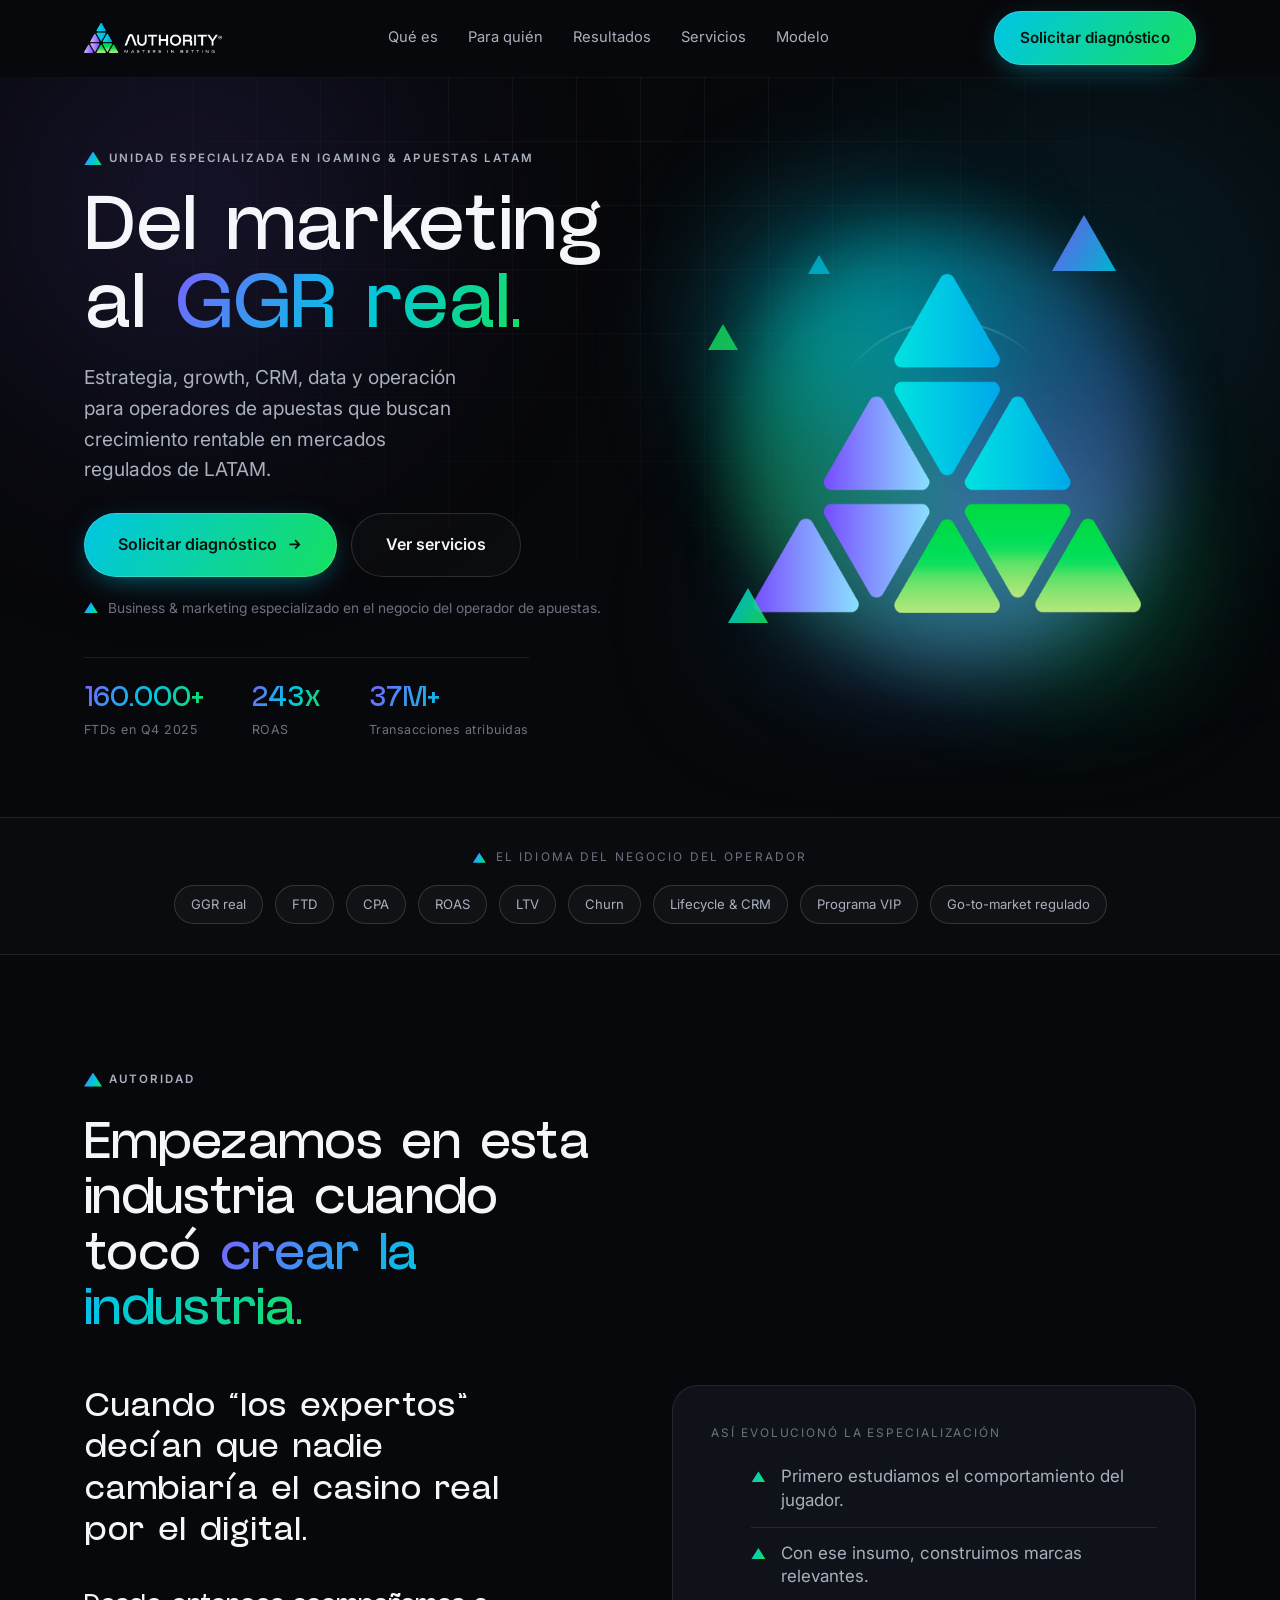
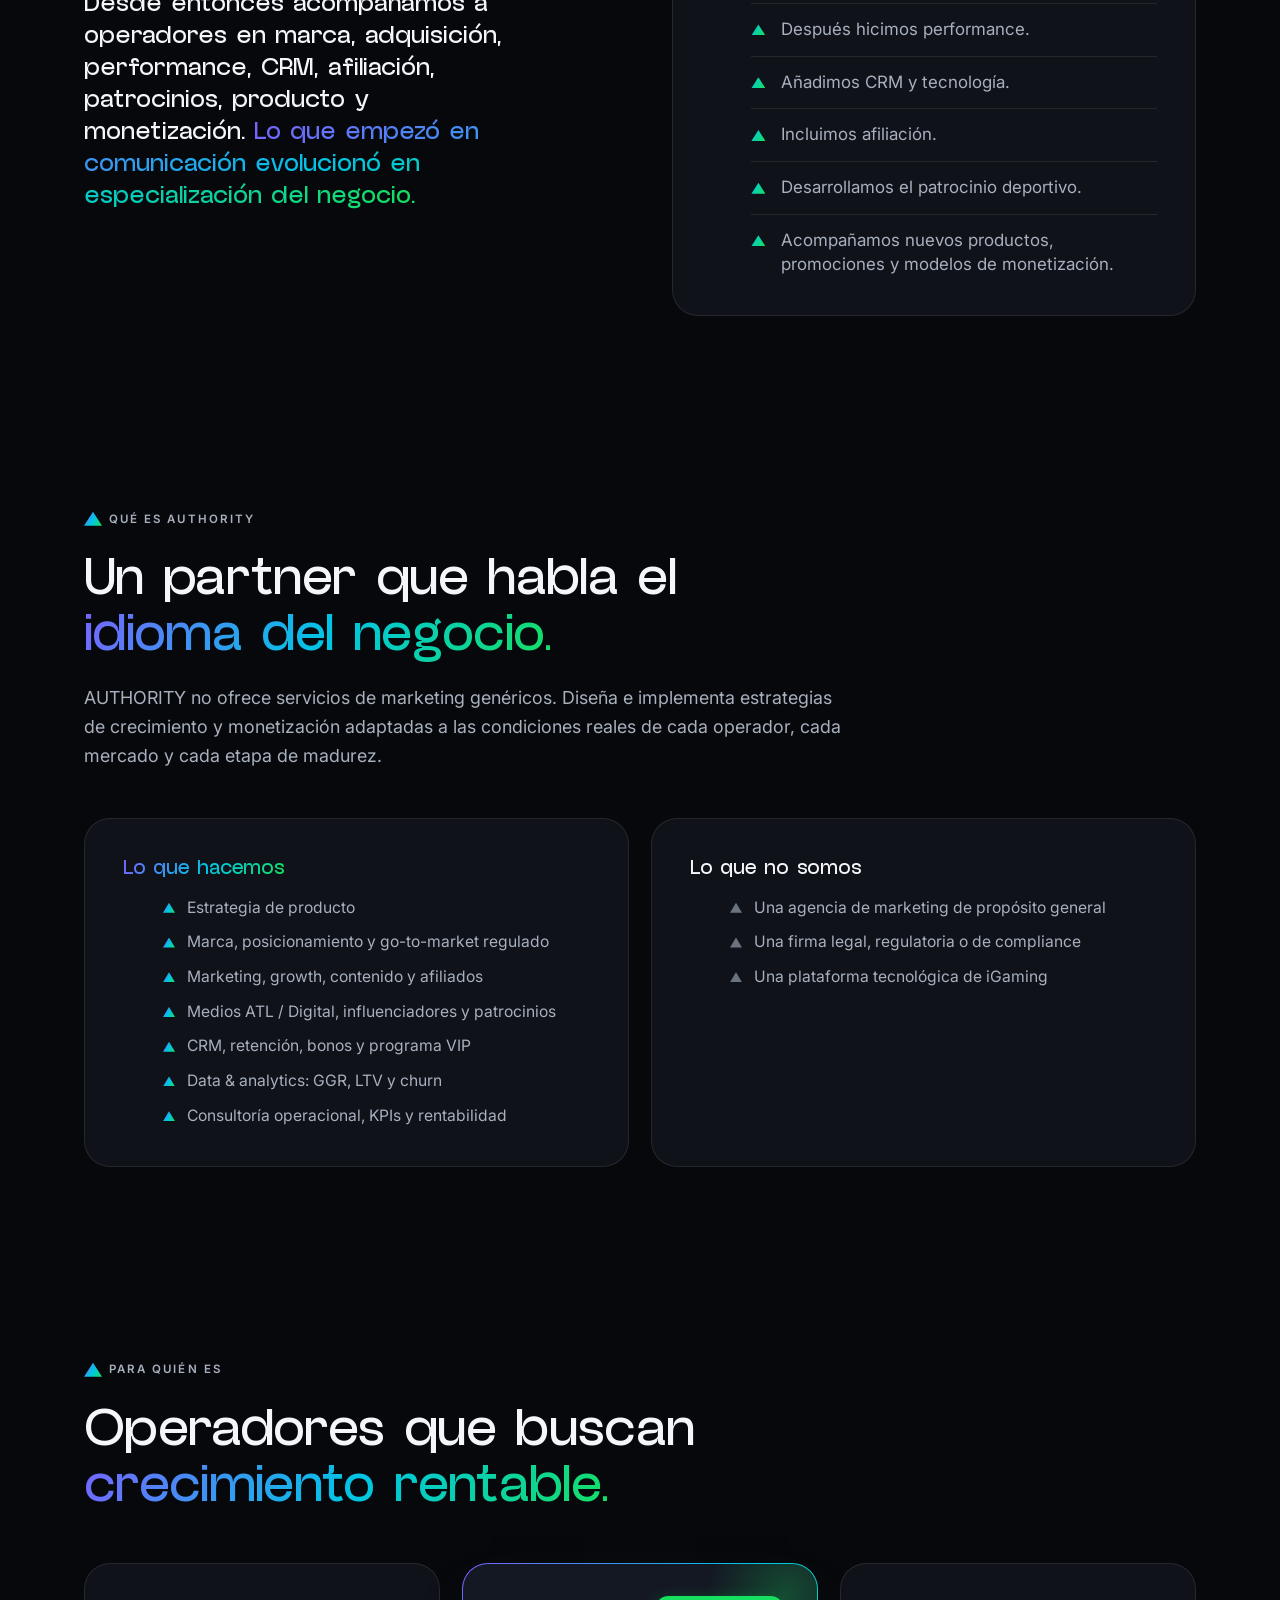
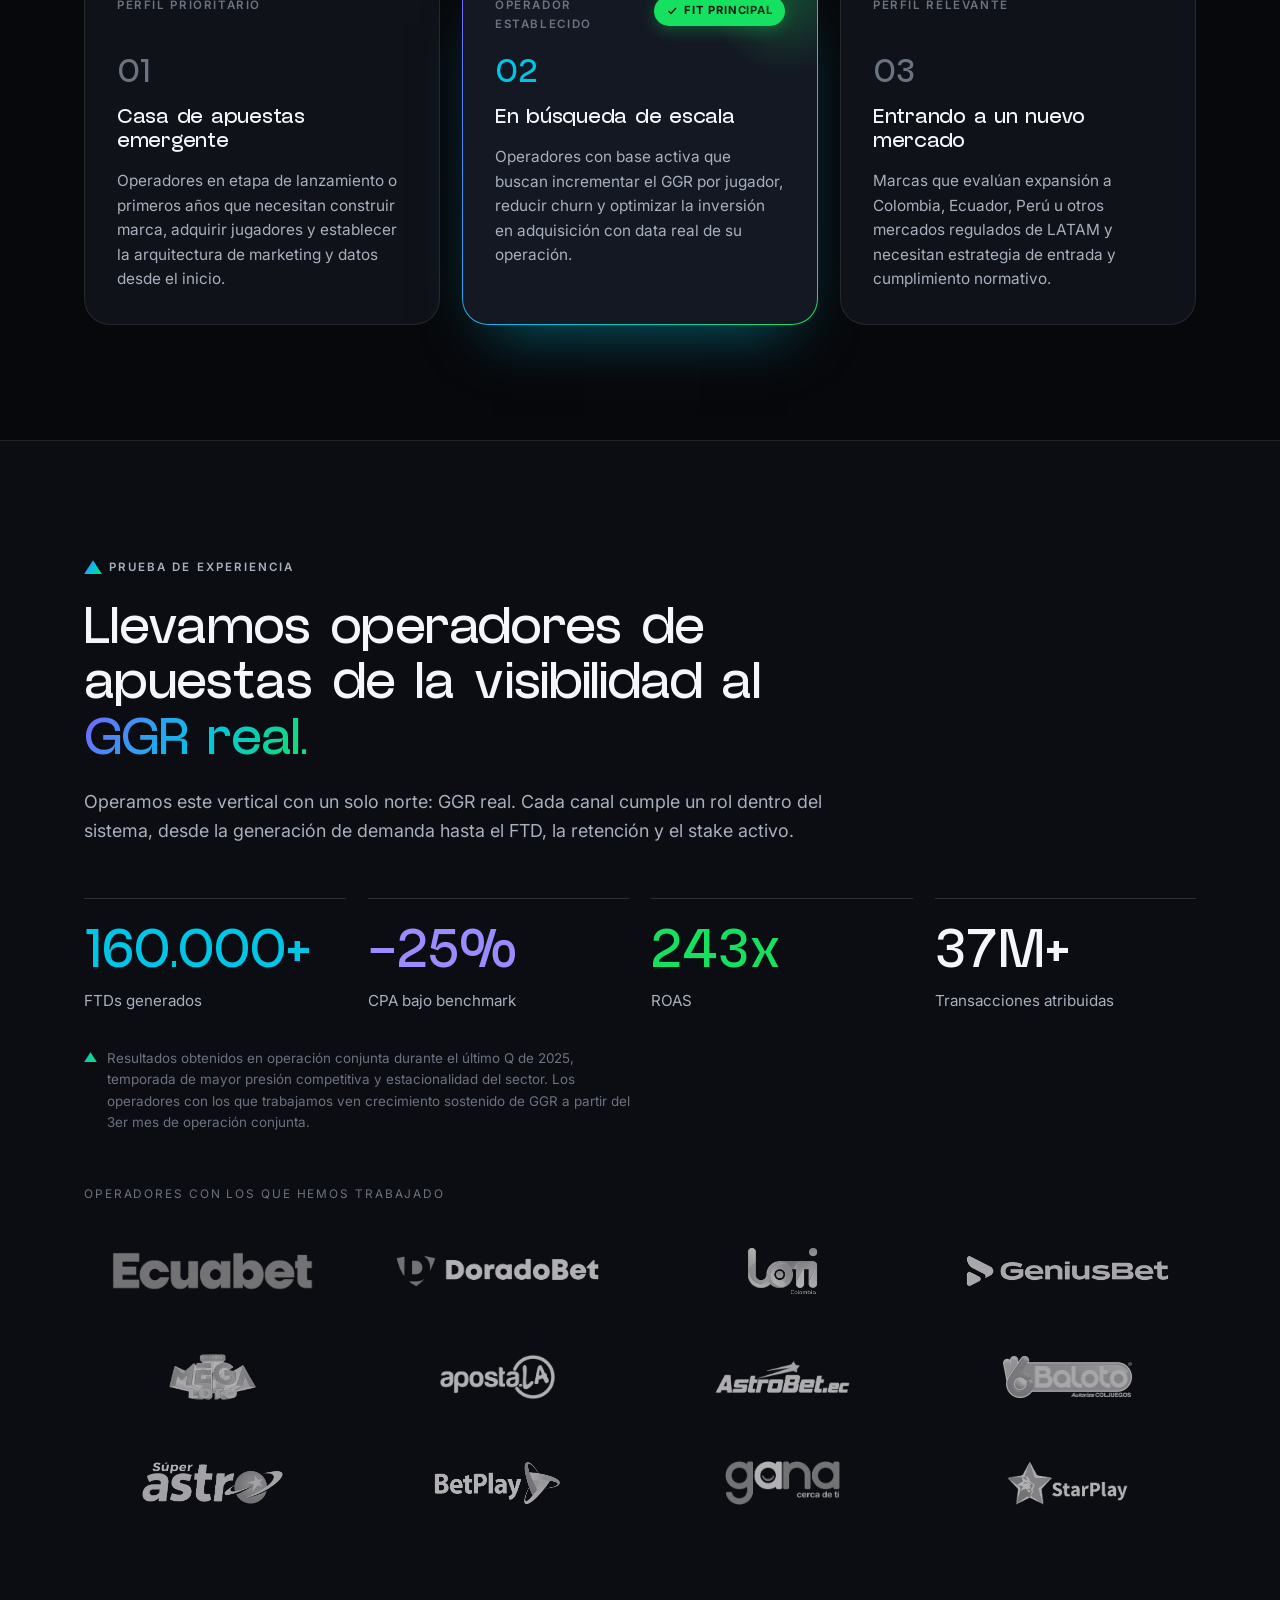
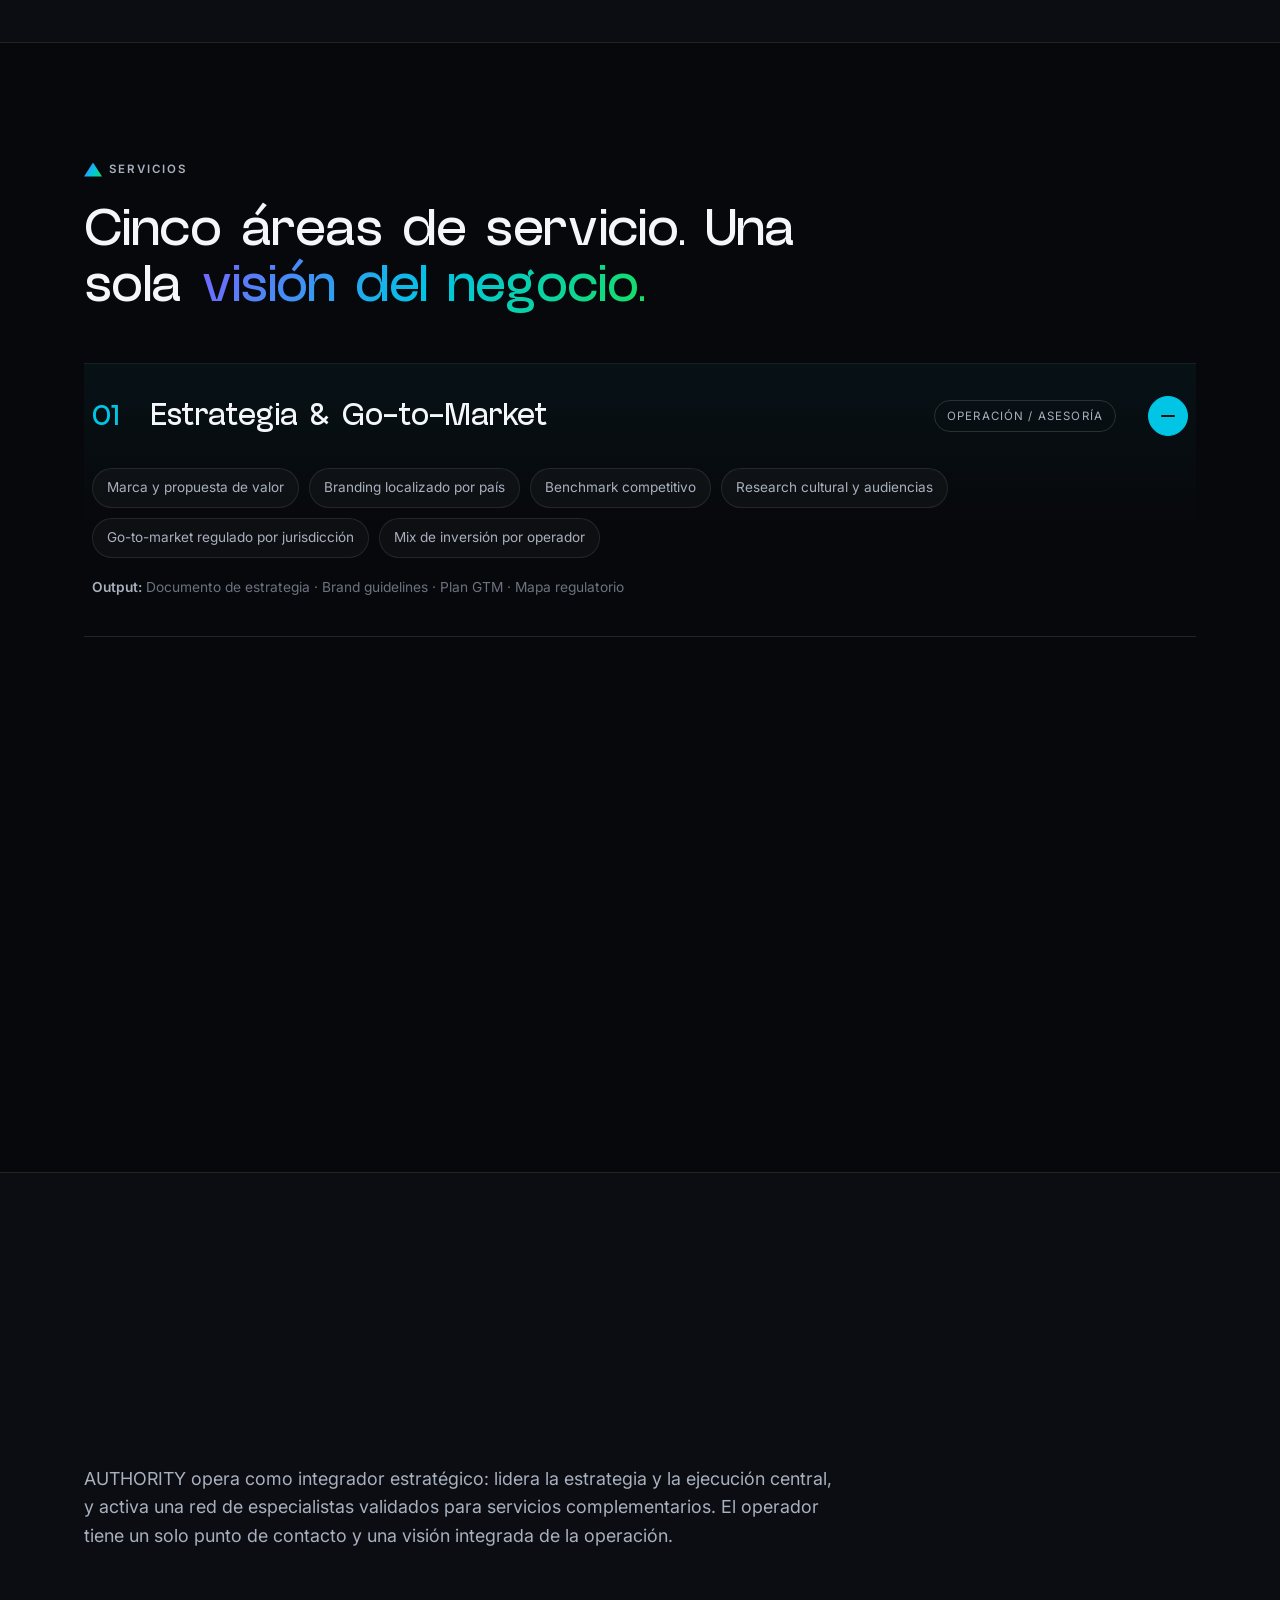
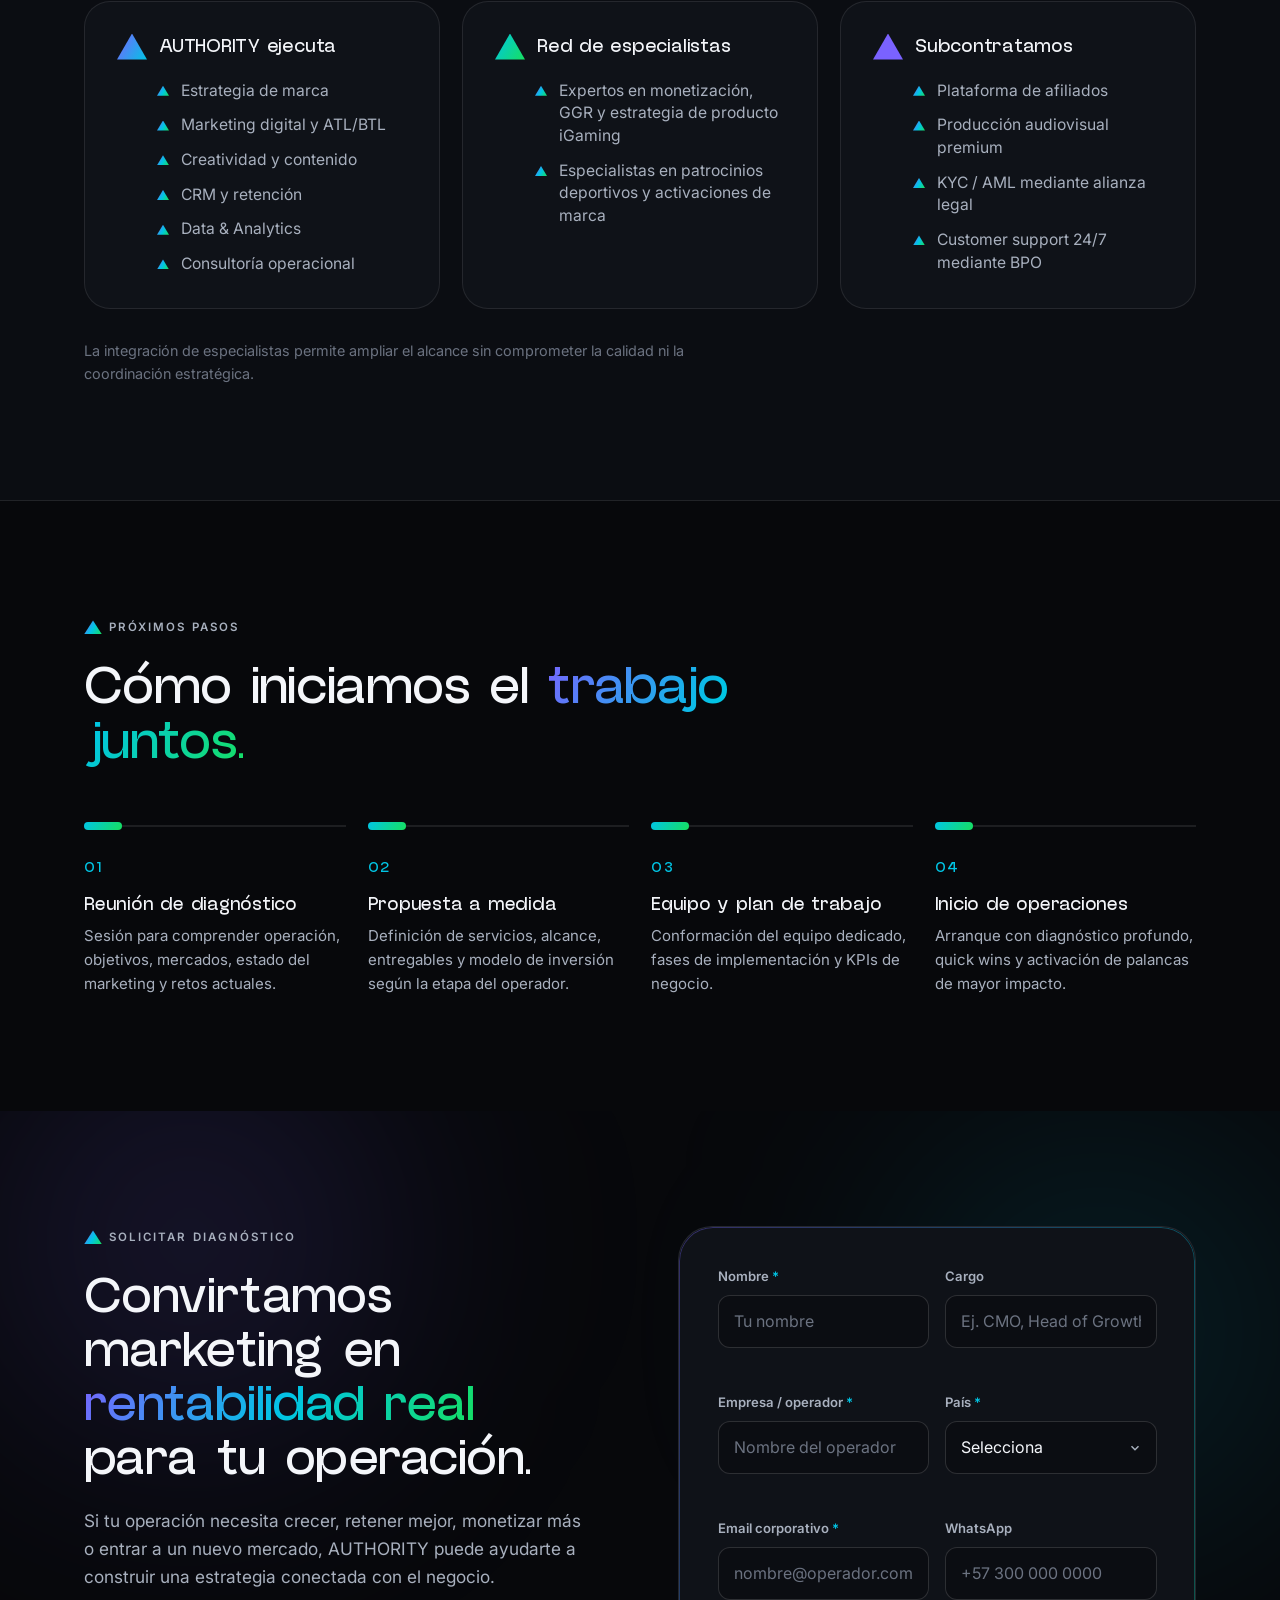
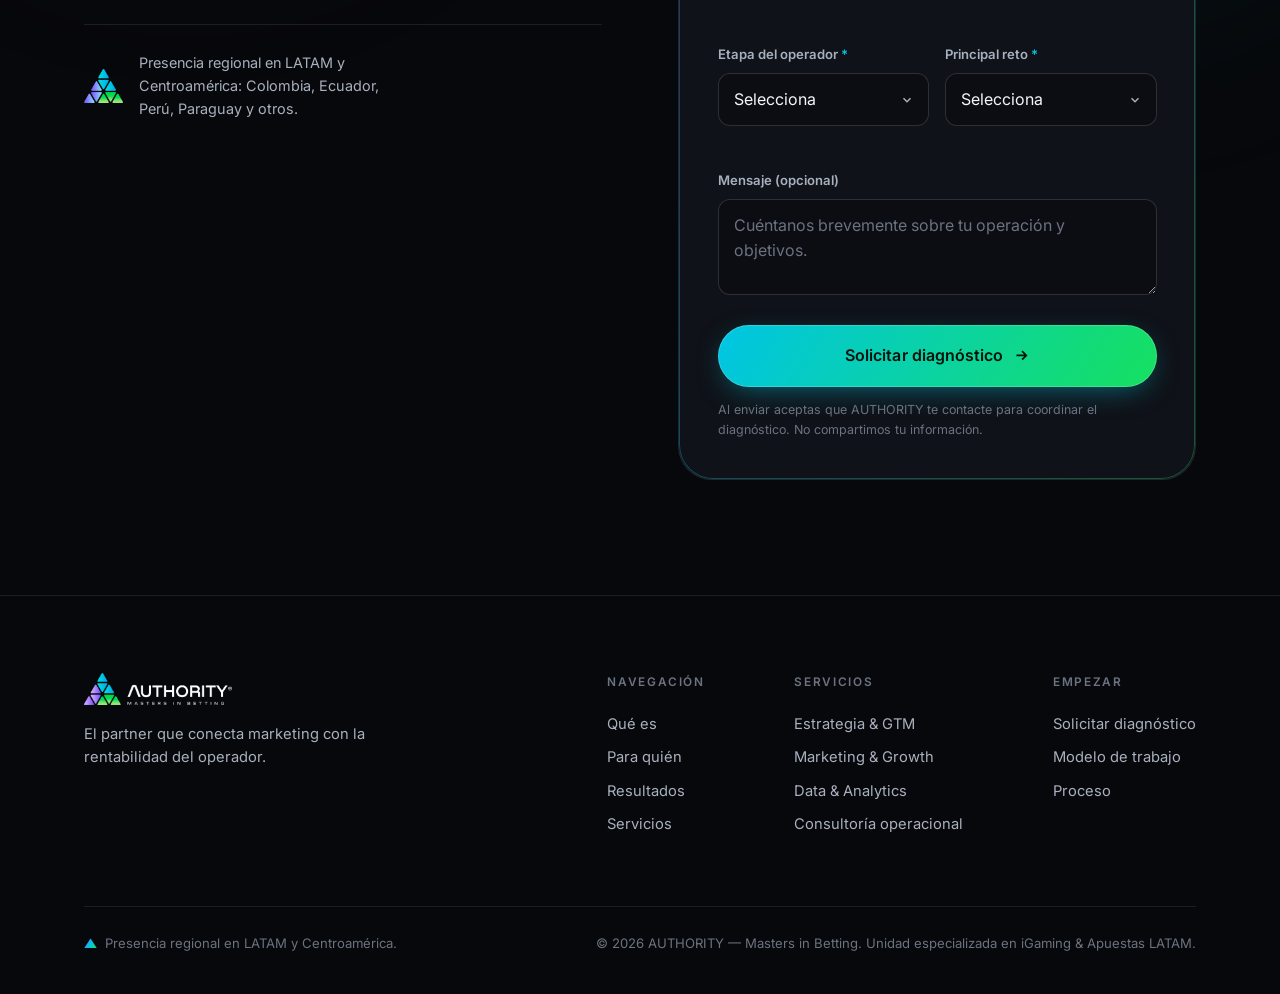
<file: index.html>
<!DOCTYPE html>
<html lang="es">
<head>
  <meta charset="UTF-8" />
  <meta name="viewport" content="width=device-width, initial-scale=1.0" />
  <!-- Mark JS as available so reveal animations only hide content when they can be un-hidden -->
  <script>document.documentElement.classList.add('js');</script>

  <!-- SEO -->
  <title>AUTHORITY – Masters in Betting | Growth & Marketing para operadores de apuestas</title>
  <meta name="description" content="Estrategia, marketing, CRM, data, producto y operación para operadores de apuestas que buscan crecimiento rentable y GGR real en mercados regulados de LATAM." />
  <meta name="theme-color" content="#07080b" />
  <link rel="canonical" href="https://authority.bet/" />

  <!-- Open Graph / social -->
  <meta property="og:type" content="website" />
  <meta property="og:title" content="AUTHORITY – Masters in Betting" />
  <meta property="og:description" content="Del marketing al GGR real. Growth, CRM, data y operación para operadores de apuestas en mercados regulados de LATAM." />
  <meta property="og:image" content="assets/brand/og-image.png" />
  <meta property="og:locale" content="es_LA" />
  <meta name="twitter:card" content="summary_large_image" />
  <meta name="twitter:title" content="AUTHORITY – Masters in Betting" />
  <meta name="twitter:description" content="Del marketing al GGR real. El partner que conecta marketing con la rentabilidad del operador." />
  <meta name="twitter:image" content="assets/brand/og-image.png" />

  <!-- Icons -->
  <link rel="icon" type="image/png" href="favicon.png" />
  <link rel="apple-touch-icon" href="apple-touch-icon.png" />

  <!-- Fonts: NewBlack (self-hosted) + Inter (body) -->
  <link rel="preconnect" href="https://fonts.googleapis.com" />
  <link rel="preconnect" href="https://fonts.gstatic.com" crossorigin />
  <link href="https://fonts.googleapis.com/css2?family=Inter:wght@400;500;600;700&display=swap" rel="stylesheet" />
  <link rel="stylesheet" href="css/fonts.css?v=20260602" />
  <link rel="stylesheet" href="css/styles.css?v=20260602" />

  <!-- Structured data -->
  <script type="application/ld+json">
  {
    "@context": "https://schema.org",
    "@type": "ProfessionalService",
    "name": "AUTHORITY — Masters in Betting",
    "description": "Unidad especializada en iGaming & Apuestas LATAM. Growth, marketing, CRM, data, producto y consultoría operacional para operadores de apuestas.",
    "areaServed": ["Colombia", "Ecuador", "Perú", "Paraguay", "LATAM"],
    "slogan": "Del marketing al GGR real."
  }
  </script>
</head>
<body>
  <a href="#main" class="btn btn--ghost" style="position:absolute;left:-9999px;top:0;z-index:100" onfocus="this.style.left='12px';this.style.top='12px'" onblur="this.style.left='-9999px'">Saltar al contenido</a>

  <!-- ================= HEADER ================= -->
  <header class="site-header" id="top">
    <div class="container">
      <nav class="nav" aria-label="Principal">
        <a href="#top" class="brand-lockup" aria-label="AUTHORITY — Masters in Betting, inicio">
          <img src="assets/brand/authority-lockup-white.png" alt="AUTHORITY — Masters in Betting" width="900" height="195" />
        </a>
        <div class="nav-links">
          <a href="#que-es">Qué es</a>
          <a href="#clientes">Para quién</a>
          <a href="#resultados">Resultados</a>
          <a href="#servicios">Servicios</a>
          <a href="#modelo">Modelo</a>
        </div>
        <div class="nav-actions">
          <a href="#diagnostico" class="btn btn--primary">Solicitar diagnóstico</a>
          <button class="nav-toggle" aria-label="Abrir menú" aria-expanded="false" aria-controls="mobileMenu"><span></span></button>
        </div>
      </nav>
    </div>
  </header>

  <!-- Mobile menu -->
  <div class="mobile-menu" id="mobileMenu" aria-hidden="true">
    <div class="nav-links">
      <a href="#que-es">Qué es</a>
      <a href="#clientes">Para quién</a>
      <a href="#resultados">Resultados</a>
      <a href="#servicios">Servicios</a>
      <a href="#modelo">Modelo</a>
      <a href="#proceso">Proceso</a>
    </div>
    <a href="#diagnostico" class="btn btn--primary">Solicitar diagnóstico</a>
  </div>

  <main id="main">
    <!-- ================= HERO ================= -->
    <section class="hero" aria-labelledby="hero-title">
      <div class="bg-field" aria-hidden="true"></div>
      <div class="grid-lines" aria-hidden="true"></div>
      <div class="container">
        <div class="hero__inner">
          <div class="hero__copy">
            <span class="kicker hero__claim" data-reveal>Unidad especializada en iGaming &amp; Apuestas LATAM</span>
            <h1 id="hero-title" data-reveal data-delay="1">Del marketing al <span class="grad-text">GGR real.</span></h1>
            <p class="hero__sub" data-reveal data-delay="2">Estrategia, growth, CRM, data y operación para operadores de apuestas que buscan crecimiento rentable en mercados regulados de LATAM.</p>
            <div class="hero__cta" data-reveal data-delay="3">
              <a href="#diagnostico" class="btn btn--primary btn--lg">
                Solicitar diagnóstico
                <svg viewBox="0 0 24 24" fill="none" stroke="currentColor" stroke-width="2.4" aria-hidden="true"><path d="M5 12h14M13 6l6 6-6 6"/></svg>
              </a>
              <a href="#servicios" class="btn btn--ghost btn--lg">Ver servicios</a>
            </div>
            <p class="hero__micro" data-reveal data-delay="3">Business &amp; marketing especializado en el negocio del operador de apuestas.</p>

            <div class="hero__stats" data-reveal data-delay="3">
              <div class="hstat"><div class="n grad-text">160.000+</div><div class="l">FTDs en Q4 2025</div></div>
              <div class="hstat"><div class="n grad-text">243x</div><div class="l">ROAS</div></div>
              <div class="hstat"><div class="n grad-text">37M+</div><div class="l">Transacciones atribuidas</div></div>
            </div>
          </div>

          <div class="hero__visual" data-reveal data-delay="2" aria-hidden="true">
            <div class="glow glow--cyan"  data-par="0.06"></div>
            <div class="glow glow--violet" data-par="0.04"></div>
            <div class="glow glow--green" data-par="0.05"></div>
            <span class="hero__halo" data-par="0.02"></span>
            <span class="hero__ring" data-par="0.03"></span>
            <span class="tri tri--a" data-par="0.16"></span>
            <span class="tri tri--b" data-par="0.12"></span>
            <span class="tri tri--c" data-par="0.20"></span>
            <span class="tri tri--d" data-par="0.10"></span>
            <img class="hero__mark" src="assets/brand/authority-isotype.png" alt="" width="512" height="447" data-par="0.08" />
          </div>
        </div>
      </div>
    </section>

    <!-- ============ TERMS / DOMAIN STRIP ============ -->
    <section class="proof-strip" aria-label="Dominio del vertical">
      <div class="container">
        <span class="proof-strip__label">El idioma del negocio del operador</span>
        <div class="terms">
          <span class="term-pill">GGR real</span>
          <span class="term-pill">FTD</span>
          <span class="term-pill">CPA</span>
          <span class="term-pill">ROAS</span>
          <span class="term-pill">LTV</span>
          <span class="term-pill">Churn</span>
          <span class="term-pill">Lifecycle &amp; CRM</span>
          <span class="term-pill">Programa VIP</span>
          <span class="term-pill">Go-to-market regulado</span>
        </div>
      </div>
    </section>

    <!-- ================= MANIFESTO ================= -->
    <section class="section manifesto" aria-labelledby="manifesto-title">
      <div class="container">
        <div class="eyebrow-row">
          <span class="kicker" data-reveal>Autoridad</span>
        </div>
        <h2 id="manifesto-title" data-reveal>Empezamos en esta industria cuando tocó <span class="grad-text">crear la industria.</span></h2>
        <div class="manifesto__body">
          <div data-reveal>
            <p class="manifesto__lead">Cuando “los expertos” decían que nadie cambiaría el casino real por el digital.</p>
            <p class="manifesto__close">Desde entonces acompañamos a operadores en marca, adquisición, performance, CRM, afiliación, patrocinios, producto y monetización. <span class="grad-text">Lo que empezó en comunicación evolucionó en especialización del negocio.</span></p>
          </div>
          <div class="manifesto__panel" data-reveal data-delay="1">
            <span class="manifesto__panel-label">Así evolucionó la especialización</span>
            <ul class="manifesto__steps" aria-label="Cómo evolucionó nuestra especialización">
              <li>Primero estudiamos el comportamiento del jugador.</li>
              <li>Con ese insumo, construimos marcas relevantes.</li>
              <li>Después hicimos performance.</li>
              <li>Añadimos CRM y tecnología.</li>
              <li>Incluimos afiliación.</li>
              <li>Desarrollamos el patrocinio deportivo.</li>
              <li>Acompañamos nuevos productos, promociones y modelos de monetización.</li>
            </ul>
          </div>
        </div>
      </div>
    </section>

    <!-- ================= QUÉ ES ================= -->
    <section class="section section--tight" id="que-es" aria-labelledby="quees-title">
      <div class="container">
        <div class="section-head">
          <span class="kicker" data-reveal>Qué es AUTHORITY</span>
          <h2 id="quees-title" data-reveal style="font-size:clamp(2rem,4.4vw,3.4rem);margin-top:18px">Un partner que habla el <span class="grad-text">idioma del negocio.</span></h2>
          <p class="lead" data-reveal data-delay="1">AUTHORITY no ofrece servicios de marketing genéricos. Diseña e implementa estrategias de crecimiento y monetización adaptadas a las condiciones reales de cada operador, cada mercado y cada etapa de madurez.</p>
        </div>

        <div class="duo">
          <article class="card" data-reveal>
            <h3 class="card__title"><span class="grad-text">Lo que hacemos</span></h3>
            <ul class="card__list">
              <li>Estrategia de producto</li>
              <li>Marca, posicionamiento y go-to-market regulado</li>
              <li>Marketing, growth, contenido y afiliados</li>
              <li>Medios ATL / Digital, influenciadores y patrocinios</li>
              <li>CRM, retención, bonos y programa VIP</li>
              <li>Data &amp; analytics: GGR, LTV y churn</li>
              <li>Consultoría operacional, KPIs y rentabilidad</li>
            </ul>
          </article>
          <article class="card" data-reveal data-delay="1">
            <h3 class="card__title">Lo que no somos</h3>
            <ul class="card__list card__list--neg">
              <li>Una agencia de marketing de propósito general</li>
              <li>Una firma legal, regulatoria o de compliance</li>
              <li>Una plataforma tecnológica de iGaming</li>
            </ul>
          </article>
        </div>
      </div>
    </section>

    <!-- ================= PARA QUIÉN ================= -->
    <section class="section" id="clientes" aria-labelledby="clientes-title">
      <div class="container">
        <div class="section-head">
          <span class="kicker" data-reveal>Para quién es</span>
          <h2 id="clientes-title" data-reveal style="font-size:clamp(2rem,4.4vw,3.4rem);margin-top:18px">Operadores que buscan <span class="grad-text">crecimiento rentable.</span></h2>
        </div>

        <div class="audience">
          <article class="aud-card" data-reveal>
            <div class="aud-card__head"><span class="aud-card__tag">Perfil prioritario</span></div>
            <span class="aud-card__n">01</span>
            <h3>Casa de apuestas emergente</h3>
            <p>Operadores en etapa de lanzamiento o primeros años que necesitan construir marca, adquirir jugadores y establecer la arquitectura de marketing y datos desde el inicio.</p>
          </article>

          <article class="aud-card aud-card--fit" data-reveal data-delay="1">
            <div class="aud-card__head">
              <span class="aud-card__tag">Operador establecido</span>
              <span class="badge-fit">
                <svg viewBox="0 0 24 24" width="12" height="12" fill="none" stroke="currentColor" stroke-width="3" aria-hidden="true"><path d="M5 12l5 5L20 6"/></svg>
                Fit principal
              </span>
            </div>
            <span class="aud-card__n">02</span>
            <h3>En búsqueda de escala</h3>
            <p>Operadores con base activa que buscan incrementar el GGR por jugador, reducir churn y optimizar la inversión en adquisición con data real de su operación.</p>
          </article>

          <article class="aud-card" data-reveal data-delay="2">
            <div class="aud-card__head"><span class="aud-card__tag">Perfil relevante</span></div>
            <span class="aud-card__n">03</span>
            <h3>Entrando a un nuevo mercado</h3>
            <p>Marcas que evalúan expansión a Colombia, Ecuador, Perú u otros mercados regulados de LATAM y necesitan estrategia de entrada y cumplimiento normativo.</p>
          </article>
        </div>
      </div>
    </section>

    <!-- ================= RESULTADOS ================= -->
    <section class="section results" id="resultados" aria-labelledby="resultados-title">
      <div class="container">
        <div class="section-head">
          <span class="kicker" data-reveal>Prueba de experiencia</span>
          <h2 id="resultados-title" data-reveal style="font-size:clamp(2rem,4.4vw,3.4rem);margin-top:18px">Llevamos operadores de apuestas de la visibilidad al <span class="grad-text">GGR real.</span></h2>
          <p class="lead" data-reveal data-delay="1">Operamos este vertical con un solo norte: GGR real. Cada canal cumple un rol dentro del sistema, desde la generación de demanda hasta el FTD, la retención y el stake activo.</p>
        </div>

        <div class="metrics">
          <div class="metric" data-reveal><div class="n" data-count="160000" data-suffix="+">160.000+</div><div class="l">FTDs generados</div></div>
          <div class="metric" data-reveal data-delay="1"><div class="n">−25%</div><div class="l">CPA bajo benchmark</div></div>
          <div class="metric" data-reveal data-delay="2"><div class="n" data-count="243" data-suffix="x">243x</div><div class="l">ROAS</div></div>
          <div class="metric" data-reveal data-delay="3"><div class="n">37M+</div><div class="l">Transacciones atribuidas</div></div>
        </div>

        <p class="results__note" data-reveal>Resultados obtenidos en operación conjunta durante el último Q de 2025, temporada de mayor presión competitiva y estacionalidad del sector. Los operadores con los que trabajamos ven crecimiento sostenido de GGR a partir del 3er mes de operación conjunta.</p>

        <div class="clients" data-reveal>
          <span class="clients__label">Operadores con los que hemos trabajado</span>
          <div class="clients__row">
            <div class="client-slot"><img src="assets/brand/clients/gray/ecuabet.png" alt="Ecuabet" loading="lazy"></div>
            <div class="client-slot"><img src="assets/brand/clients/gray/doradobet.png" alt="DoradoBet" loading="lazy"></div>
            <div class="client-slot"><img src="assets/brand/clients/gray/loti.png" alt="Loti Colombia" loading="lazy"></div>
            <div class="client-slot"><img src="assets/brand/clients/gray/geniusbet.png" alt="GeniusBet" loading="lazy"></div>
            <div class="client-slot"><img src="assets/brand/clients/gray/megaloto.png" alt="Mega Loto" loading="lazy"></div>
            <div class="client-slot"><img src="assets/brand/clients/gray/aposta-la.png" alt="aposta.LA" loading="lazy"></div>
            <div class="client-slot"><img src="assets/brand/clients/gray/astrobet.png" alt="AstroBet.ec" loading="lazy"></div>
            <div class="client-slot"><img src="assets/brand/clients/gray/baloto.png" alt="Baloto" loading="lazy"></div>
            <div class="client-slot"><img src="assets/brand/clients/gray/astro.png" alt="Súper Astro" loading="lazy"></div>
            <div class="client-slot"><img src="assets/brand/clients/gray/betplay.png" alt="BetPlay" loading="lazy"></div>
            <div class="client-slot"><img src="assets/brand/clients/gray/gana.png" alt="Gana" loading="lazy"></div>
            <div class="client-slot"><img src="assets/brand/clients/gray/starplay.png" alt="StarPlay" loading="lazy"></div>
          </div>
        </div>
      </div>
    </section>

    <!-- ================= SERVICIOS ================= -->
    <section class="section" id="servicios" aria-labelledby="servicios-title">
      <div class="container">
        <div class="section-head">
          <span class="kicker" data-reveal>Servicios</span>
          <h2 id="servicios-title" data-reveal style="font-size:clamp(2rem,4.4vw,3.4rem);margin-top:18px">Cinco áreas de servicio. Una sola <span class="grad-text">visión del negocio.</span></h2>
        </div>

        <div class="services-list" id="servicesAccordion">
          <!-- 01 -->
          <div class="svc" data-reveal>
            <button class="svc__head" aria-expanded="false" aria-controls="svc-1-panel" id="svc-1-head">
              <span class="svc__n">01</span>
              <span class="svc__name">Estrategia &amp; Go-to-Market</span>
              <span class="svc__tag">Operación / Asesoría</span>
              <span class="svc__plus" aria-hidden="true"></span>
            </button>
            <div class="svc__panel" id="svc-1-panel" role="region" aria-labelledby="svc-1-head">
              <div class="svc__panel-inner">
                <div class="svc__tags">
                  <span>Marca y propuesta de valor</span><span>Branding localizado por país</span>
                  <span>Benchmark competitivo</span><span>Research cultural y audiencias</span>
                  <span>Go-to-market regulado por jurisdicción</span><span>Mix de inversión por operador</span>
                </div>
                <div class="svc__meta"><span><b>Output:</b> Documento de estrategia · Brand guidelines · Plan GTM · Mapa regulatorio</span></div>
              </div>
            </div>
          </div>
          <!-- 02 -->
          <div class="svc" data-reveal>
            <button class="svc__head" aria-expanded="false" aria-controls="svc-2-panel" id="svc-2-head">
              <span class="svc__n">02</span>
              <span class="svc__name">Marketing &amp; Growth</span>
              <span class="svc__tag">Operación</span>
              <span class="svc__plus" aria-hidden="true"></span>
            </button>
            <div class="svc__panel" id="svc-2-panel" role="region" aria-labelledby="svc-2-head">
              <div class="svc__panel-inner">
                <div class="svc__tags">
                  <span>Creatividad y contenido</span><span>SEM / Paid Social</span><span>Programática / Display</span>
                  <span>SEO</span><span>Influencer marketing</span><span>ATL / BTL / PR</span>
                  <span>Afiliados</span><span>CRM, lifecycle, bonos y VIP</span>
                </div>
                <div class="svc__meta"><span><b>Output:</b> Campañas activas · Dashboard FTD, CAC, ROAS · Red de afiliados · Programa de lealtad</span></div>
              </div>
            </div>
          </div>
          <!-- 03 -->
          <div class="svc" data-reveal>
            <button class="svc__head" aria-expanded="false" aria-controls="svc-3-panel" id="svc-3-head">
              <span class="svc__n">03</span>
              <span class="svc__name">Producto &amp; UX</span>
              <span class="svc__tag">Asesoría</span>
              <span class="svc__plus" aria-hidden="true"></span>
            </button>
            <div class="svc__panel" id="svc-3-panel" role="region" aria-labelledby="svc-3-head">
              <div class="svc__panel-inner">
                <div class="svc__tags">
                  <span>Verticales y catálogo de juegos</span><span>Configuraciones de producto</span>
                  <span>Gamificación</span><span>Análisis de proveedores</span><span>Flujos UX</span>
                </div>
                <div class="svc__meta"><span><b>Output:</b> Recomendaciones de producto · Benchmark proveedores · Mapa UX</span></div>
              </div>
            </div>
          </div>
          <!-- 04 -->
          <div class="svc" data-reveal>
            <button class="svc__head" aria-expanded="false" aria-controls="svc-4-panel" id="svc-4-head">
              <span class="svc__n">04</span>
              <span class="svc__name">Data &amp; Analytics</span>
              <span class="svc__tag">Asesoría</span>
              <span class="svc__plus" aria-hidden="true"></span>
            </button>
            <div class="svc__panel" id="svc-4-panel" role="region" aria-labelledby="svc-4-head">
              <div class="svc__panel-inner">
                <div class="svc__tags">
                  <span>Arquitectura de tracking</span><span>Dashboards ejecutivos</span><span>BI descriptivo</span>
                  <span>BA predictivo</span><span>GGR Analytics</span><span>LTV forecasting</span>
                  <span>Churn prediction</span><span>Bonus impact modeling</span>
                </div>
                <div class="svc__meta"><span><b>Output:</b> Tracking implementado · Dashboards operativos · Modelo GGR · Análisis LTV/churn</span></div>
              </div>
            </div>
          </div>
          <!-- 05 -->
          <div class="svc" data-reveal>
            <button class="svc__head" aria-expanded="false" aria-controls="svc-5-panel" id="svc-5-head">
              <span class="svc__n">05</span>
              <span class="svc__name">Consultoría Operacional</span>
              <span class="svc__tag">Asesoría</span>
              <span class="svc__plus" aria-hidden="true"></span>
            </button>
            <div class="svc__panel" id="svc-5-panel" role="region" aria-labelledby="svc-5-head">
              <div class="svc__panel-inner">
                <div class="svc__tags">
                  <span>Procesos internos</span><span>KPIs operacionales</span><span>Evaluación de plataformas</span>
                  <span>Modelo de negocio</span><span>Rentabilidad del operador</span>
                </div>
                <div class="svc__meta"><span><b>Output:</b> Diagnóstico operacional · KPIs · Modelo de rentabilidad</span></div>
              </div>
            </div>
          </div>
        </div>
      </div>
    </section>

    <!-- ================= MODELO DE TRABAJO ================= -->
    <section class="section results" id="modelo" aria-labelledby="modelo-title">
      <div class="container">
        <div class="section-head">
          <span class="kicker" data-reveal>Modelo de trabajo</span>
          <h2 id="modelo-title" data-reveal style="font-size:clamp(2rem,4.4vw,3.4rem);margin-top:18px">Un modelo diseñado para <span class="grad-text">maximizar resultados.</span></h2>
          <p class="lead" data-reveal data-delay="1">AUTHORITY opera como integrador estratégico: lidera la estrategia y la ejecución central, y activa una red de especialistas validados para servicios complementarios. El operador tiene un solo punto de contacto y una visión integrada de la operación.</p>
        </div>

        <div class="model">
          <article class="model-col" data-reveal>
            <div class="model-col__h"><span class="dot"></span><h3>AUTHORITY ejecuta</h3></div>
            <ul class="card__list">
              <li>Estrategia de marca</li><li>Marketing digital y ATL/BTL</li><li>Creatividad y contenido</li>
              <li>CRM y retención</li><li>Data &amp; Analytics</li><li>Consultoría operacional</li>
            </ul>
          </article>
          <article class="model-col" data-reveal data-delay="1">
            <div class="model-col__h"><span class="dot"></span><h3>Red de especialistas</h3></div>
            <ul class="card__list">
              <li>Expertos en monetización, GGR y estrategia de producto iGaming</li>
              <li>Especialistas en patrocinios deportivos y activaciones de marca</li>
            </ul>
          </article>
          <article class="model-col" data-reveal data-delay="2">
            <div class="model-col__h"><span class="dot"></span><h3>Subcontratamos</h3></div>
            <ul class="card__list">
              <li>Plataforma de afiliados</li><li>Producción audiovisual premium</li>
              <li>KYC / AML mediante alianza legal</li><li>Customer support 24/7 mediante BPO</li>
            </ul>
          </article>
        </div>
        <p class="model-note" data-reveal>La integración de especialistas permite ampliar el alcance sin comprometer la calidad ni la coordinación estratégica.</p>
      </div>
    </section>

    <!-- ================= PROCESO ================= -->
    <section class="section" id="proceso" aria-labelledby="proceso-title">
      <div class="container">
        <div class="section-head">
          <span class="kicker" data-reveal>Próximos pasos</span>
          <h2 id="proceso-title" data-reveal style="font-size:clamp(2rem,4.4vw,3.4rem);margin-top:18px">Cómo iniciamos el <span class="grad-text">trabajo juntos.</span></h2>
        </div>
        <div class="steps">
          <div class="step" data-reveal><div class="step__n">01</div><h3>Reunión de diagnóstico</h3><p>Sesión para comprender operación, objetivos, mercados, estado del marketing y retos actuales.</p></div>
          <div class="step" data-reveal data-delay="1"><div class="step__n">02</div><h3>Propuesta a medida</h3><p>Definición de servicios, alcance, entregables y modelo de inversión según la etapa del operador.</p></div>
          <div class="step" data-reveal data-delay="2"><div class="step__n">03</div><h3>Equipo y plan de trabajo</h3><p>Conformación del equipo dedicado, fases de implementación y KPIs de negocio.</p></div>
          <div class="step" data-reveal data-delay="3"><div class="step__n">04</div><h3>Inicio de operaciones</h3><p>Arranque con diagnóstico profundo, quick wins y activación de palancas de mayor impacto.</p></div>
        </div>
      </div>
    </section>

    <!-- ================= CTA FINAL + FORMULARIO ================= -->
    <section class="section cta-final" id="diagnostico" aria-labelledby="cta-title">
      <div class="bg-field" aria-hidden="true"></div>
      <div class="container">
        <div class="cta-grid">
          <div class="cta-copy">
            <span class="kicker" data-reveal>Solicitar diagnóstico</span>
            <h2 id="cta-title" data-reveal style="margin-top:18px">Convirtamos marketing en <span class="grad-text">rentabilidad real</span> para tu operación.</h2>
            <p data-reveal data-delay="1">Si tu operación necesita crecer, retener mejor, monetizar más o entrar a un nuevo mercado, AUTHORITY puede ayudarte a construir una estrategia conectada con el negocio.</p>
            <div class="region" data-reveal data-delay="2">
              <img src="assets/brand/authority-isotype.png" alt="AUTHORITY" width="512" height="447" style="height:34px;width:auto" />
              <span>Presencia regional en LATAM y Centroamérica: Colombia, Ecuador, Perú, Paraguay y otros.</span>
            </div>
          </div>

          <!-- B2B conversion form. No backend configured: front-end validation only.
               TODO(backend): on submit, POST `payload` to your CRM / email / webhook / API.
               See js/main.js → handleSubmit() for the exact integration point. -->
          <div class="form-card" id="formCard" data-reveal data-delay="1">
            <form id="diagForm" novalidate>
              <div class="form-grid">
                <div class="field">
                  <label for="f-name">Nombre <span class="req" aria-hidden="true">*</span></label>
                  <input id="f-name" name="name" type="text" autocomplete="name" required aria-required="true" placeholder="Tu nombre" />
                  <span class="field__err" data-err="name">Ingresa tu nombre.</span>
                </div>
                <div class="field">
                  <label for="f-role">Cargo</label>
                  <input id="f-role" name="role" type="text" autocomplete="organization-title" placeholder="Ej. CMO, Head of Growth" />
                  <span class="field__err"></span>
                </div>
                <div class="field">
                  <label for="f-company">Empresa / operador <span class="req" aria-hidden="true">*</span></label>
                  <input id="f-company" name="company" type="text" autocomplete="organization" required aria-required="true" placeholder="Nombre del operador" />
                  <span class="field__err" data-err="company">Ingresa tu empresa u operador.</span>
                </div>
                <div class="field">
                  <label for="f-country">País <span class="req" aria-hidden="true">*</span></label>
                  <select id="f-country" name="country" required aria-required="true">
                    <option value="" disabled selected>Selecciona</option>
                    <option>Colombia</option><option>Ecuador</option><option>Perú</option>
                    <option>Paraguay</option><option>México</option><option>Chile</option>
                    <option>Brasil</option><option>Argentina</option><option>Centroamérica</option>
                    <option>Otro</option>
                  </select>
                  <span class="field__err" data-err="country">Selecciona tu país.</span>
                </div>
                <div class="field">
                  <label for="f-email">Email corporativo <span class="req" aria-hidden="true">*</span></label>
                  <input id="f-email" name="email" type="email" autocomplete="email" required aria-required="true" placeholder="nombre@operador.com" />
                  <span class="field__err" data-err="email">Ingresa un email corporativo válido.</span>
                </div>
                <div class="field">
                  <label for="f-phone">WhatsApp</label>
                  <input id="f-phone" name="whatsapp" type="tel" autocomplete="tel" inputmode="tel" placeholder="+57 300 000 0000" />
                  <span class="field__err"></span>
                </div>
                <div class="field">
                  <label for="f-stage">Etapa del operador <span class="req" aria-hidden="true">*</span></label>
                  <select id="f-stage" name="stage" required aria-required="true">
                    <option value="" disabled selected>Selecciona</option>
                    <option>Lanzamiento</option><option>Operación activa</option>
                    <option>Escalamiento</option><option>Entrada a nuevo mercado</option>
                  </select>
                  <span class="field__err" data-err="stage">Selecciona la etapa.</span>
                </div>
                <div class="field">
                  <label for="f-challenge">Principal reto <span class="req" aria-hidden="true">*</span></label>
                  <select id="f-challenge" name="challenge" required aria-required="true">
                    <option value="" disabled selected>Selecciona</option>
                    <option>Adquisición</option><option>Retención</option><option>CRM</option>
                    <option>Data / BI</option><option>Producto / UX</option>
                    <option>Go-to-market</option><option>Rentabilidad</option>
                  </select>
                  <span class="field__err" data-err="challenge">Selecciona tu principal reto.</span>
                </div>
                <div class="field field--full">
                  <label for="f-msg">Mensaje (opcional)</label>
                  <textarea id="f-msg" name="message" placeholder="Cuéntanos brevemente sobre tu operación y objetivos."></textarea>
                  <span class="field__err"></span>
                </div>
              </div>
              <div class="form-foot">
                <button type="submit" class="btn btn--primary btn--block btn--lg">
                  Solicitar diagnóstico
                  <svg viewBox="0 0 24 24" fill="none" stroke="currentColor" stroke-width="2.4" aria-hidden="true"><path d="M5 12h14M13 6l6 6-6 6"/></svg>
                </button>
                <p class="form-consent">Al enviar aceptas que AUTHORITY te contacte para coordinar el diagnóstico. No compartimos tu información.</p>
              </div>
            </form>

            <div class="form-success" role="status" aria-live="polite">
              <img class="mark" src="assets/brand/authority-isotype.png" alt="" width="512" height="447" />
              <h3 class="grad-text">Recibimos tu solicitud.</h3>
              <p>El equipo de AUTHORITY revisará tu operación y te contactará para coordinar el diagnóstico.</p>
            </div>
          </div>
        </div>
      </div>
    </section>
  </main>

  <!-- ================= FOOTER ================= -->
  <footer class="site-footer">
    <div class="container">
      <div class="footer-top">
        <div class="footer-brand">
          <img src="assets/brand/authority-lockup-white.png" alt="AUTHORITY — Masters in Betting" width="900" height="195" />
          <p>El partner que conecta marketing con la rentabilidad del operador.</p>
        </div>
        <nav class="footer-nav" aria-label="Pie de página">
          <div>
            <h4>Navegación</h4>
            <a href="#que-es">Qué es</a>
            <a href="#clientes">Para quién</a>
            <a href="#resultados">Resultados</a>
            <a href="#servicios">Servicios</a>
          </div>
          <div>
            <h4>Servicios</h4>
            <a href="#servicios">Estrategia &amp; GTM</a>
            <a href="#servicios">Marketing &amp; Growth</a>
            <a href="#servicios">Data &amp; Analytics</a>
            <a href="#servicios">Consultoría operacional</a>
          </div>
          <div>
            <h4>Empezar</h4>
            <a href="#diagnostico">Solicitar diagnóstico</a>
            <a href="#modelo">Modelo de trabajo</a>
            <a href="#proceso">Proceso</a>
          </div>
        </nav>
      </div>
      <div class="footer-bottom">
        <p class="tag">Presencia regional en LATAM y Centroamérica.</p>
        <p>© <span id="year">2026</span> AUTHORITY — Masters in Betting. Unidad especializada en iGaming &amp; Apuestas LATAM.</p>
      </div>
    </div>
  </footer>

  <script src="js/main.js?v=20260602" defer></script>
</body>
</html>
</file>
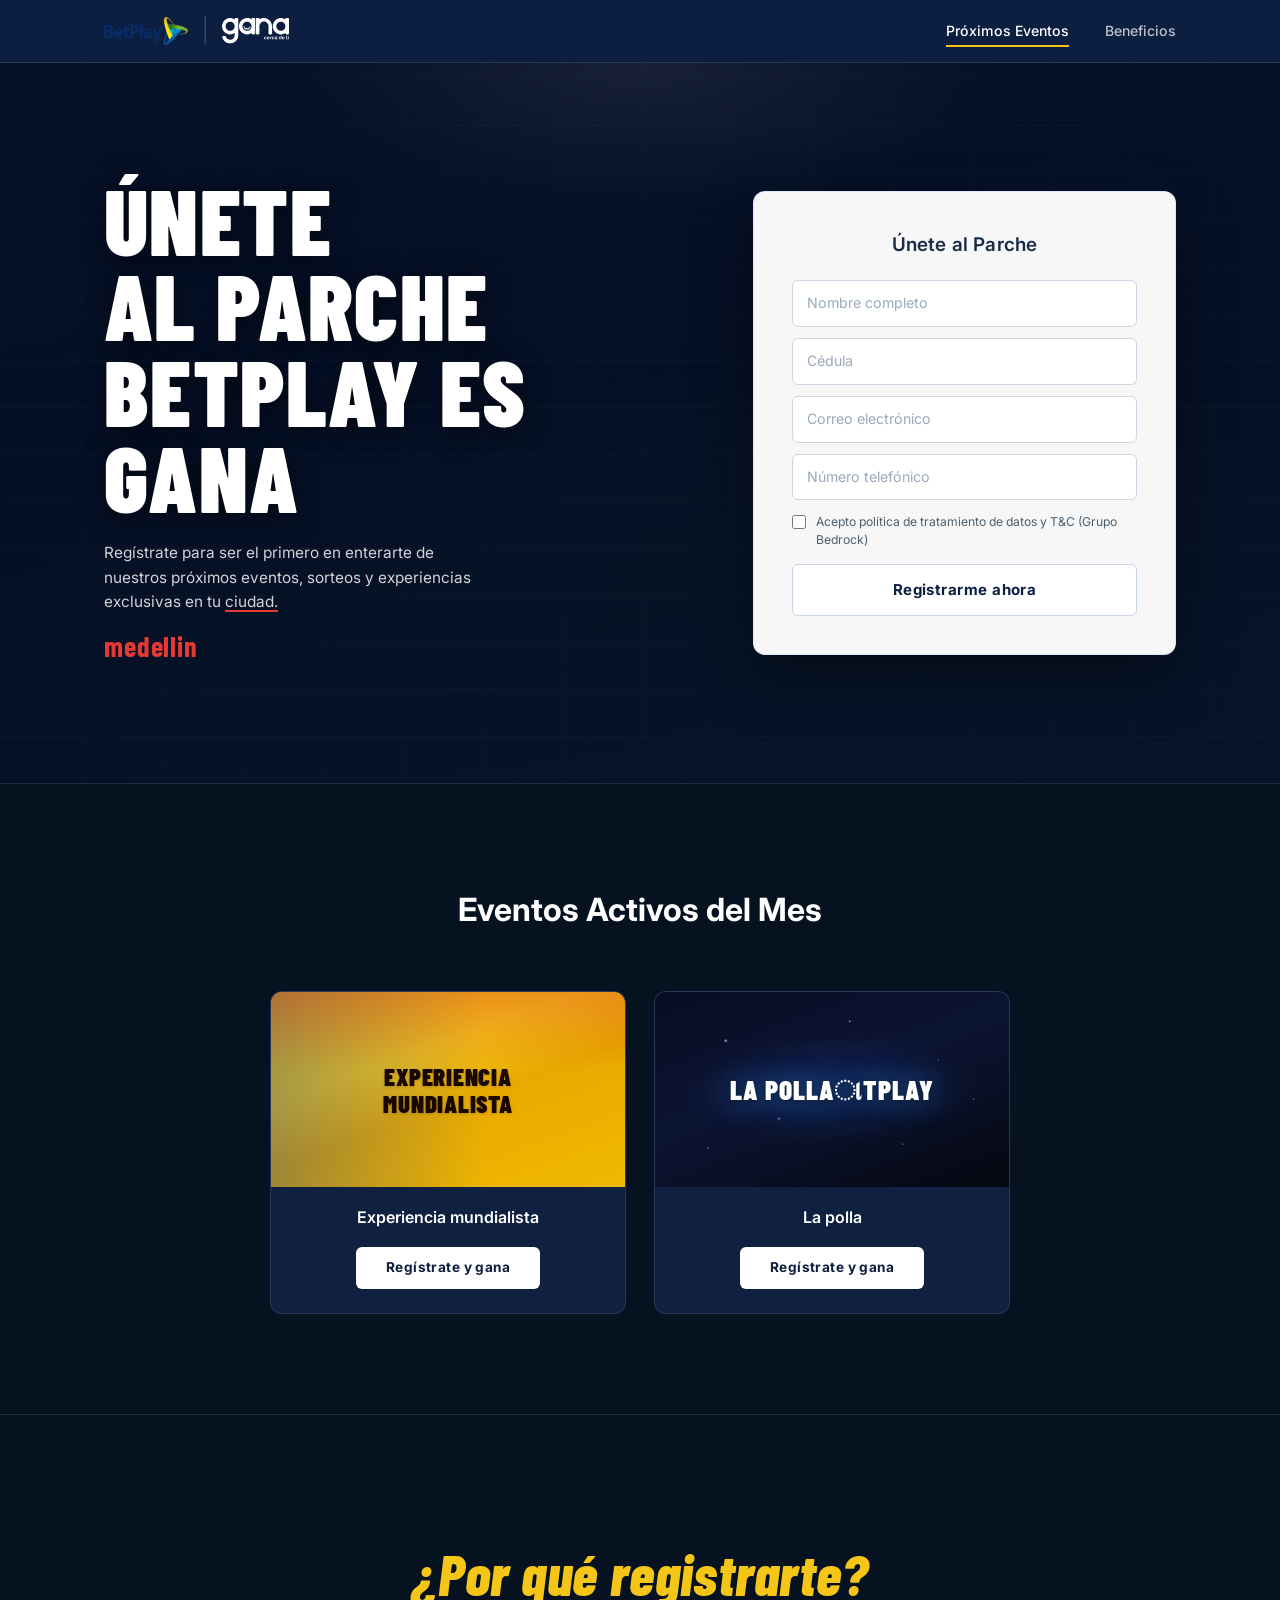
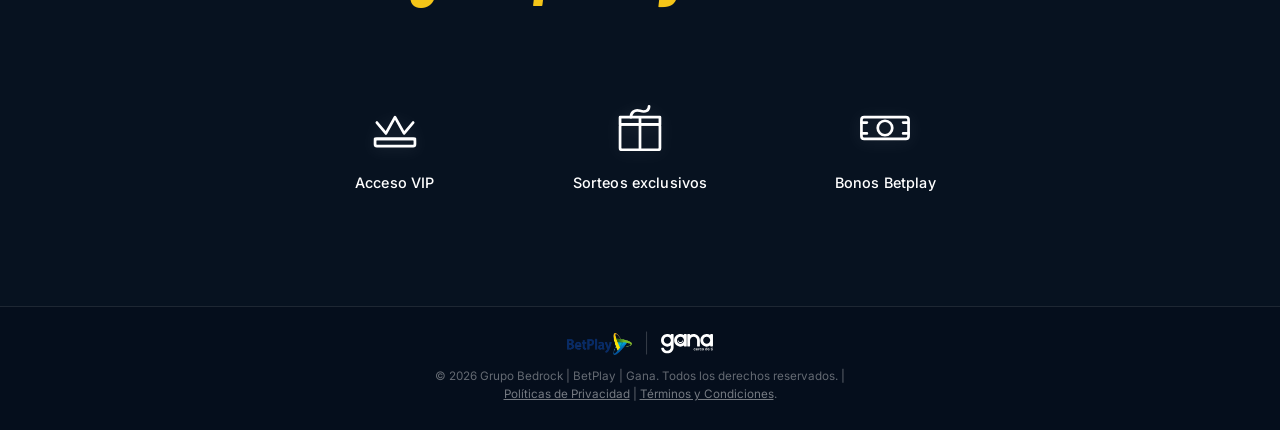
<file: parche-betplay.html>
<!DOCTYPE html>
<html lang="es">
<head>
  <meta charset="UTF-8" />
  <meta name="viewport" content="width=device-width, initial-scale=1.0" />
  <title>Únete al Parche – BetPlay es Gana</title>
  <meta name="description" content="Regístrate para ser el primero en enterarte de nuestros próximos eventos, sorteos y experiencias exclusivas." />
  <link rel="icon" type="image/png" href="favicon.png" />
  <link rel="preconnect" href="https://fonts.googleapis.com" />
  <link rel="preconnect" href="https://fonts.gstatic.com" crossorigin />
  <link href="https://fonts.googleapis.com/css2?family=Barlow+Condensed:ital,wght@0,700;0,800;0,900;1,700;1,800&family=Inter:wght@400;500;600;700&display=swap" rel="stylesheet" />
  <link rel="stylesheet" href="css/parche-betplay.css" />
</head>
<body class="pb-page">

  <!-- ===== HEADER ===== -->
  <header class="pb-header">
    <div class="pb-container">
      <nav class="pb-nav" aria-label="Principal">
        <div class="pb-brand">
          <img src="assets/brand/clients/BetPlay-logo.png"    alt="BetPlay" class="pb-logo pb-logo--betplay" />
          <span class="pb-brand-sep" aria-hidden="true">|</span>
          <img src="assets/brand/clients/logoGanaSecundario.svg" alt="Gana" class="pb-logo pb-logo--gana" />
        </div>
        <ul class="pb-nav-links" role="list">
          <li><a href="#eventos"    class="pb-nav-a pb-nav-a--active">Próximos Eventos</a></li>
          <li><a href="#beneficios" class="pb-nav-a">Beneficios</a></li>
        </ul>
      </nav>
    </div>
  </header>

  <main id="pb-main">

    <!-- ===== HERO ===== -->
    <section class="pb-hero" aria-labelledby="pb-hero-title">
      <div class="pb-hero-bg" aria-hidden="true"></div>
      <div class="pb-container pb-hero-container">
        <div class="pb-hero-grid">

          <!-- Copy -->
          <div class="pb-hero-copy">
            <h1 id="pb-hero-title" class="pb-hero-title">
              ÚNETE<br>AL PARCHE<br>BETPLAY ES GANA
            </h1>
            <p class="pb-hero-sub">
              Regístrate para ser el primero en enterarte de
              nuestros próximos eventos, sorteos y experiencias
              exclusivas en tu <span class="pb-ciudad-crossed">ciudad.</span>
            </p>
            <span class="pb-city" aria-label="Ciudad: Medellín">medellin</span>
          </div>

          <!-- Form card -->
          <div class="pb-hero-form-wrap">
            <div class="pb-form-card">
              <h2 class="pb-form-title">Únete al Parche</h2>
              <form class="pb-form" id="parcheForm" novalidate>
                <div class="pb-field">
                  <input type="text"  id="pb-nombre"   name="nombre"   placeholder="Nombre completo"  required aria-required="true" autocomplete="name" />
                </div>
                <div class="pb-field">
                  <input type="text"  id="pb-cedula"   name="cedula"   placeholder="Cédula"           required aria-required="true" inputmode="numeric" />
                </div>
                <div class="pb-field">
                  <input type="email" id="pb-email"    name="email"    placeholder="Correo electrónico" required aria-required="true" autocomplete="email" />
                </div>
                <div class="pb-field">
                  <input type="tel"   id="pb-telefono" name="telefono" placeholder="Número telefónico" required aria-required="true" autocomplete="tel" inputmode="tel" />
                </div>
                <div class="pb-checkbox-row">
                  <input type="checkbox" id="pb-politica" name="politica" required aria-required="true" />
                  <label for="pb-politica">Acepto política de tratamiento de datos y T&amp;C (Grupo Bedrock)</label>
                </div>
                <button type="submit" class="pb-btn-submit">Registrarme ahora</button>
              </form>
              <div class="pb-form-success" role="status" aria-live="polite">
                <svg viewBox="0 0 48 48" fill="none" class="pb-success-icon" aria-hidden="true"><circle cx="24" cy="24" r="22" stroke="#1a4a8a" stroke-width="2.5"/><path d="M14 24l8 8 12-14" stroke="#1a4a8a" stroke-width="3" stroke-linecap="round" stroke-linejoin="round"/></svg>
                <p class="pb-success-msg">¡Registro exitoso! Pronto te contactaremos.</p>
              </div>
            </div>
          </div>

        </div>
      </div>
    </section>

    <!-- ===== EVENTOS ACTIVOS ===== -->
    <section class="pb-events" id="eventos" aria-labelledby="pb-events-title">
      <div class="pb-container">
        <h2 id="pb-events-title" class="pb-section-title">Eventos Activos del Mes</h2>
        <div class="pb-events-grid">

          <article class="pb-event-card">
            <div class="pb-event-img pb-event-img--mundial" role="img" aria-label="Experiencia mundialista"></div>
            <div class="pb-event-body">
              <h3 class="pb-event-name">Experiencia mundialista</h3>
              <a href="#pb-main" class="pb-btn-event">Regístrate y gana</a>
            </div>
          </article>

          <article class="pb-event-card">
            <div class="pb-event-img pb-event-img--polla" role="img" aria-label="La Polla BetPlay"></div>
            <div class="pb-event-body">
              <h3 class="pb-event-name">La polla</h3>
              <a href="#pb-main" class="pb-btn-event">Regístrate y gana</a>
            </div>
          </article>

        </div>
      </div>
    </section>

    <!-- ===== POR QUÉ REGISTRARTE ===== -->
    <section class="pb-why" id="beneficios" aria-labelledby="pb-why-title">
      <div class="pb-container">
        <h2 id="pb-why-title" class="pb-why-title">¿Por qué registrarte?</h2>
        <div class="pb-benefits-grid">

          <div class="pb-benefit">
            <!-- Crown / VIP icon -->
            <svg class="pb-icon" viewBox="0 0 64 64" fill="none" xmlns="http://www.w3.org/2000/svg" aria-hidden="true">
              <path d="M10 44h44" stroke="#fff" stroke-width="3" stroke-linecap="round"/>
              <path d="M12 26l10 12 10-18 10 18 10-12" stroke="#fff" stroke-width="3" stroke-linecap="round" stroke-linejoin="round"/>
              <rect x="10" y="44" width="44" height="8" rx="2" stroke="#fff" stroke-width="3"/>
            </svg>
            <span class="pb-benefit-label">Acceso VIP</span>
          </div>

          <div class="pb-benefit">
            <!-- Gift / Sorteos icon -->
            <svg class="pb-icon" viewBox="0 0 64 64" fill="none" xmlns="http://www.w3.org/2000/svg" aria-hidden="true">
              <rect x="10" y="28" width="44" height="28" rx="2" stroke="#fff" stroke-width="3"/>
              <path d="M10 28h44v-8H10v8z" stroke="#fff" stroke-width="3" stroke-linejoin="round"/>
              <line x1="32" y1="20" x2="32" y2="56" stroke="#fff" stroke-width="3"/>
              <path d="M22 20c0-5 4-9 10-7s10 0 10-5" stroke="#fff" stroke-width="3" stroke-linecap="round"/>
            </svg>
            <span class="pb-benefit-label">Sorteos exclusivos</span>
          </div>

          <div class="pb-benefit">
            <!-- Ticket / Bonos icon -->
            <svg class="pb-icon" viewBox="0 0 64 64" fill="none" xmlns="http://www.w3.org/2000/svg" aria-hidden="true">
              <rect x="6" y="20" width="52" height="24" rx="3" stroke="#fff" stroke-width="3"/>
              <circle cx="32" cy="32" r="8" stroke="#fff" stroke-width="3"/>
              <path d="M6 26h6M52 26h6M6 38h6M52 38h6" stroke="#fff" stroke-width="3" stroke-linecap="round"/>
            </svg>
            <span class="pb-benefit-label">Bonos Betplay</span>
          </div>

        </div>
      </div>
    </section>

  </main>

  <!-- ===== FOOTER ===== -->
  <footer class="pb-footer">
    <div class="pb-container pb-footer-inner">
      <div class="pb-footer-brand">
        <img src="assets/brand/clients/BetPlay-logo.png"       alt="BetPlay" class="pb-footer-logo pb-footer-logo--betplay" />
        <span class="pb-footer-sep" aria-hidden="true">|</span>
        <img src="assets/brand/clients/logoGanaSecundario.svg"  alt="Gana"    class="pb-footer-logo pb-footer-logo--gana" />
      </div>
      <p class="pb-footer-copy">
        © 2026 Grupo Bedrock | BetPlay | Gana. Todos los derechos reservados.
        | <a href="#">Políticas de Privacidad</a>
        | <a href="#">Términos y Condiciones</a>.
      </p>
    </div>
  </footer>

  <script src="js/parche-betplay.js" defer></script>
</body>
</html>
</file>
<file: css/fonts.css>
/* =========================================================================
   AUTHORITY — Typography
   -------------------------------------------------------------------------
   Display  : NewBlack Typeface Medium  (official brand face, self-hosted)
              Full Latin + Spanish accents + complete digit set.
   Body/UI  : Inter (loaded in <head> via Google Fonts) with a robust
              system-font fallback, for executive legibility.

   NOTE: "Nekst SemiBold" (also part of the brand kit) is intentionally NOT
   declared here. The supplied file is a Fontspring DEMO that renders a "DEMO"
   watermark on key glyphs (4, +, -, %, ·) and lacks Spanish accents — unusable
   for our metrics (160.000+, 243x, CPA -25%). Swap in the licensed full
   version and add an @font-face below if you want it back in the display stack.
   ========================================================================= */

@font-face {
  font-family: "NewBlack";
  src: url("../assets/fonts/NewBlack-Medium.ttf") format("truetype");
  font-weight: 400 600;
  font-style: normal;
  font-display: swap;
}
</file>
<file: css/styles.css>
/* =========================================================================
   AUTHORITY — Masters in Betting
   Landing styles. Organised as:
   1. Tokens   2. Reset/base   3. Typography   4. Layout/utilities
   5. Buttons  6. Header/nav   7. Hero         8. Sections (in document order)
   9. Footer   10. Motion/reveal   11. Responsive
   Brand palette sampled from the official isotype:
     cyan #00C5E5 · violet #7A62FF · green #16E05F  on near-black.
   ========================================================================= */

/* 1. TOKENS ---------------------------------------------------------------- */
:root {
  /* Brand */
  --cyan:   #00c5e5;
  --cyan-2: #00abe7;
  --violet: #7a62ff;
  --violet-2:#9a8bff;
  --green:  #16e05f;
  --green-2:#2bd968;

  /* Surfaces (cool near-black) */
  --bg:        #07080b;
  --bg-2:      #0b0d12;
  --surface:   #0f1218;
  --surface-2: #141823;
  --line:      rgba(255,255,255,.09);
  --line-2:    rgba(255,255,255,.14);

  /* Ink */
  --ink:     #f4f6fa;
  --ink-dim: #a8b0be;
  --ink-mut: #6b7280;

  /* Gradients */
  --grad-brand: linear-gradient(120deg, var(--violet) 0%, var(--cyan) 52%, var(--green) 100%);
  --grad-cv:    linear-gradient(120deg, var(--violet), var(--cyan));
  --grad-cg:    linear-gradient(120deg, var(--cyan), var(--green));

  /* Geometry */
  --r-sm: 12px;
  --r:    18px;
  --r-lg: 26px;
  --r-xl: 34px;
  --maxw: 1240px;
  --gutter: clamp(20px, 5vw, 64px);

  /* Type */
  --font-display: "NewBlack", "Arial Narrow", system-ui, sans-serif;
  --font-body: "Inter", system-ui, -apple-system, "Segoe UI", Roboto, Helvetica, Arial, sans-serif;

  /* Motion */
  --ease: cubic-bezier(.22,.61,.36,1);
  --t: .45s var(--ease);
}

/* 2. RESET / BASE ---------------------------------------------------------- */
*, *::before, *::after { box-sizing: border-box; }
* { margin: 0; }
html { scroll-behavior: smooth; -webkit-text-size-adjust: 100%; }
@media (prefers-reduced-motion: reduce) {
  html { scroll-behavior: auto; }
  *, *::before, *::after { animation-duration:.001ms !important; transition-duration:.001ms !important; }
}
body {
  font-family: var(--font-body);
  background: var(--bg);
  color: var(--ink);
  line-height: 1.6;
  -webkit-font-smoothing: antialiased;
  text-rendering: optimizeLegibility;
  overflow-x: hidden;
}
img, svg { display: block; max-width: 100%; }
/* Keep aspect ratio when only one dimension is set in CSS (width/height attrs
   are present on <img> for CLS). Height-controlled logos set width:auto below. */
img { height: auto; }
a { color: inherit; text-decoration: none; }
button { font: inherit; cursor: pointer; border: none; background: none; color: inherit; }
input, select, textarea { font: inherit; color: inherit; }
:focus-visible { outline: 2px solid var(--cyan); outline-offset: 3px; border-radius: 4px; }
::selection { background: rgba(0,197,229,.28); color: #fff; }

/* 3. TYPOGRAPHY ------------------------------------------------------------ */
.display { font-family: var(--font-display); font-weight: 500; line-height: .98; letter-spacing: -.01em; }
h1, h2, h3 { font-family: var(--font-display); font-weight: 500; line-height: 1.02; letter-spacing: -.012em; }

.kicker {
  display: inline-flex; align-items: center; gap: .6em;
  font-family: var(--font-body);
  font-size: .72rem; font-weight: 600; letter-spacing: .18em; text-transform: uppercase;
  color: var(--ink-dim);
}
.kicker::before {
  content: ""; width: 18px; height: 14px; flex: none;
  background: var(--grad-brand);
  clip-path: polygon(50% 0, 100% 100%, 0 100%);
}
.grad-text {
  background: var(--grad-brand);
  -webkit-background-clip: text; background-clip: text;
  -webkit-text-fill-color: transparent; color: transparent;
}

/* 4. LAYOUT / UTILITIES ---------------------------------------------------- */
.container { width: 100%; max-width: var(--maxw); margin-inline: auto; padding-inline: var(--gutter); }
.section { padding-block: clamp(72px, 9vw, 140px); position: relative; }
.section--tight { padding-block: clamp(56px, 6vw, 96px); }
.section-head { max-width: 760px; }
.section-head .lead { margin-top: 22px; color: var(--ink-dim); font-size: clamp(1.02rem, 1.4vw, 1.18rem); }
.eyebrow-row { display:flex; align-items:center; justify-content:space-between; gap:24px; flex-wrap:wrap; margin-bottom: 26px; }
.hr-soft { height:1px; background: var(--line); border:0; }

/* 5. BUTTONS --------------------------------------------------------------- */
.btn {
  --pad: 15px 26px;
  display: inline-flex; align-items: center; gap: .6em;
  padding: var(--pad); border-radius: 100px;
  font-weight: 600; font-size: .95rem; letter-spacing: .005em;
  transition: transform var(--t), box-shadow var(--t), background var(--t), border-color var(--t), color var(--t);
  will-change: transform;
}
.btn svg { width: 1.05em; height: 1.05em; }
.btn--primary {
  position: relative; color: #04130b; background: var(--grad-cg); isolation:isolate;
  box-shadow: 0 8px 30px -10px rgba(0,197,229,.6), inset 0 0 0 1px rgba(255,255,255,.18);
}
.btn--primary:hover { transform: translateY(-2px); box-shadow: 0 16px 44px -12px rgba(22,224,95,.6), inset 0 0 0 1px rgba(255,255,255,.28); }
.btn--ghost { color: var(--ink); border: 1px solid var(--line-2); background: rgba(255,255,255,.02); }
.btn--ghost:hover { transform: translateY(-2px); border-color: var(--cyan); background: rgba(0,197,229,.06); }
.btn--lg { --pad: 18px 34px; font-size: 1rem; }
.btn--block { width: 100%; justify-content: center; }
.btn[disabled] { opacity: .6; cursor: not-allowed; transform: none; }

.link-arrow { display:inline-flex; align-items:center; gap:.5em; font-weight:600; color: var(--ink); transition: gap var(--t), color var(--t); }
.link-arrow:hover { gap:.9em; color: var(--cyan); }

/* 6. HEADER / NAV ---------------------------------------------------------- */
.site-header {
  position: sticky; top: 0; z-index: 60;
  transition: background var(--t), border-color var(--t), backdrop-filter var(--t);
  border-bottom: 1px solid transparent;
}
.site-header.is-scrolled {
  background: rgba(7,8,11,.72);
  backdrop-filter: blur(14px) saturate(140%);
  -webkit-backdrop-filter: blur(14px) saturate(140%);
  border-bottom-color: var(--line);
}
.nav { display: flex; align-items: center; justify-content: space-between; height: 76px; gap: 24px; }
.brand-lockup img { height: 30px; width: auto; }
.nav-links { display: flex; align-items: center; gap: 30px; }
.nav-links a { font-size: .92rem; color: var(--ink-dim); transition: color var(--t); position: relative; }
.nav-links a:hover { color: var(--ink); }
.nav-links a::after {
  content:""; position:absolute; left:0; bottom:-6px; height:2px; width:0;
  background: var(--grad-cg); transition: width var(--t);
}
.nav-links a:hover::after { width:100%; }
.nav-actions { display: flex; align-items: center; gap: 14px; }
.nav-toggle { display: none; width: 44px; height: 44px; border-radius: 12px; border:1px solid var(--line-2); align-items:center; justify-content:center; }
.nav-toggle span { position: relative; width: 18px; height: 2px; background: var(--ink); transition: var(--t); }
.nav-toggle span::before, .nav-toggle span::after { content:""; position:absolute; left:0; width:18px; height:2px; background: var(--ink); transition: var(--t); }
.nav-toggle span::before { top:-6px; } .nav-toggle span::after { top:6px; }
.nav-toggle[aria-expanded="true"] span { background: transparent; }
.nav-toggle[aria-expanded="true"] span::before { top:0; transform: rotate(45deg); }
.nav-toggle[aria-expanded="true"] span::after { top:0; transform: rotate(-45deg); }

/* 7. HERO ------------------------------------------------------------------ */
.hero { position: relative; padding-top: clamp(40px, 5.5vw, 80px); padding-bottom: clamp(44px, 6vw, 92px); overflow: hidden; }
.hero__inner { position: relative; z-index: 2; display: grid; grid-template-columns: 1.05fr .95fr; gap: clamp(32px, 5vw, 72px); align-items: center; }
.hero__claim { margin-bottom: 18px; }
.hero h1 { font-size: clamp(2.7rem, 6.4vw, 5.1rem); line-height: .96; }
.hero h1 .grad-text { display: inline-block; }
.hero__sub { margin-top: 20px; max-width: 32ch; color: var(--ink-dim); font-size: clamp(1.05rem, 1.5vw, 1.28rem); }
.hero__cta { display: flex; flex-wrap: wrap; gap: 14px; margin-top: 28px; }
.hero__micro { margin-top: 20px; font-size: .86rem; color: var(--ink-mut); display:flex; align-items:center; gap:10px; }
.hero__micro::before { content:""; width:14px;height:11px; background: var(--grad-brand); clip-path: polygon(50% 0,100% 100%,0 100%); flex:none; }

/* Hero stat strip */
.hero__stats { display: grid; grid-template-columns: repeat(3, auto); gap: clamp(20px,4vw,48px); margin-top: 38px; padding-top: 24px; border-top: 1px solid var(--line); width: fit-content; }
.hstat .n { font-family: var(--font-display); font-size: clamp(1.5rem,2.4vw,2.1rem); line-height: 1; }
.hstat .l { margin-top: 8px; font-size: .78rem; color: var(--ink-mut); letter-spacing: .04em; }

/* Hero visual — brand isotype + floating glass triangles */
.hero__visual { position: relative; aspect-ratio: 1/1; display: grid; place-items: center;
  /* parallax offsets driven by JS (pointer) */
  --px: 0px; --py: 0px; }
.hero__visual > * { will-change: transform; }
.hero__mark { width: min(78%, 460px); filter: drop-shadow(0 30px 80px rgba(0,197,229,.28));
  animation: floaty 9s ease-in-out infinite; z-index: 3;
  transform: translate3d(var(--px), var(--py), 0); }

/* Conic halo behind the isotype */
.hero__halo { position:absolute; width: 86%; height: 86%; border-radius: 50%; z-index: 1;
  background: conic-gradient(from 0deg, var(--cyan), var(--violet), var(--green), var(--cyan));
  filter: blur(34px); opacity: .38; animation: spin 22s linear infinite;
  transform: translate3d(var(--px), var(--py), 0); }
/* Thin rotating ring (masked to an outline) */
.hero__ring { position:absolute; width: 70%; height: 70%; border-radius: 50%; z-index: 2;
  background: conic-gradient(from 90deg, transparent 0 60%, rgba(255,255,255,.55) 75%, transparent 88%);
  -webkit-mask: radial-gradient(circle, transparent 0 calc(50% - 2px), #000 calc(50% - 1px) 50%, transparent calc(50% + 1px));
          mask: radial-gradient(circle, transparent 0 calc(50% - 2px), #000 calc(50% - 1px) 50%, transparent calc(50% + 1px));
  opacity:.5; animation: spin 14s linear infinite reverse;
  transform: translate3d(var(--px), var(--py), 0); }

.glow { position: absolute; border-radius: 50%; filter: blur(70px); opacity: .55; z-index: 0;
  transform: translate3d(var(--px), var(--py), 0); }
.glow--cyan   { width: 46%; height: 46%; background: var(--cyan);   top: 6%;  left: 8%;  animation: breathe 7s ease-in-out infinite; }
.glow--violet { width: 44%; height: 44%; background: var(--violet); bottom: 10%; left: 26%; opacity:.5;  animation: breathe 9s ease-in-out 1s infinite; }
.glow--green  { width: 40%; height: 40%; background: var(--green);  bottom: 8%; right: 8%; opacity:.45; animation: breathe 8s ease-in-out .5s infinite; }

.tri { position: absolute; clip-path: polygon(50% 0,100% 100%,0 100%); opacity:.9; z-index: 4;
  filter: drop-shadow(0 8px 18px rgba(0,0,0,.35));
  transform: translate3d(var(--px), var(--py), 0); }
.tri--a { width: 64px; height: 56px; top: 4%; right: 16%; background: var(--grad-cv); animation: floatSpin 7s ease-in-out infinite; }
.tri--b { width: 40px; height: 35px; bottom: 14%; left: 6%; background: var(--grad-cg); animation: floatSpin 8.5s ease-in-out .6s infinite; }
.tri--c { width: 30px; height: 26px; top: 26%; left: 2%; background: var(--green); opacity:.8; animation: floaty 6.5s ease-in-out .3s infinite; }
.tri--d { width: 22px; height: 19px; top: 12%; left: 22%; background: var(--cyan); opacity:.7; animation: floatSpin 9.5s ease-in-out .9s infinite reverse; }

@keyframes floaty { 0%,100%{ transform: translate3d(var(--px),var(--py),0) } 50%{ transform: translate3d(var(--px), calc(var(--py) - 14px), 0) } }
@keyframes floatSpin { 0%,100%{ transform: translate3d(var(--px),var(--py),0) rotate(0deg) } 50%{ transform: translate3d(var(--px), calc(var(--py) - 16px), 0) rotate(8deg) } }
@keyframes breathe { 0%,100%{ transform: translate3d(var(--px),var(--py),0) scale(1); opacity:.42 } 50%{ transform: translate3d(var(--px),var(--py),0) scale(1.12); opacity:.6 } }
@keyframes spin { to { transform: translate3d(var(--px),var(--py),0) rotate(360deg) } }

/* Ambient background field (whole page top) */
.bg-field { position: absolute; inset: 0; z-index: 0; pointer-events: none; overflow: hidden; }
.bg-field::before, .bg-field::after {
  content:""; position:absolute; border-radius:50%; filter: blur(120px);
}
.bg-field::before { width: 620px; height: 620px; background: radial-gradient(circle, rgba(122,98,255,.22), transparent 65%); top:-180px; left:-120px; }
.bg-field::after  { width: 680px; height: 680px; background: radial-gradient(circle, rgba(0,197,229,.16), transparent 65%); top:-120px; right:-160px; }
.grid-lines { position:absolute; inset:0; z-index:0; pointer-events:none;
  background-image: linear-gradient(var(--line) 1px, transparent 1px), linear-gradient(90deg, var(--line) 1px, transparent 1px);
  background-size: 64px 64px; mask-image: radial-gradient(circle at 50% 0, #000 0%, transparent 70%); opacity:.5; }

/* 8. SECTIONS -------------------------------------------------------------- */

/* Logo divider strip (under hero) */
.proof-strip { border-top: 1px solid var(--line); border-bottom: 1px solid var(--line); background: rgba(255,255,255,.012); }
.proof-strip .container { display: flex; flex-direction: column; align-items: center; gap: 18px; padding-block: 30px; text-align: center; }
.proof-strip__label { font-size: .74rem; letter-spacing: .18em; text-transform: uppercase; color: var(--ink-mut); display: inline-flex; align-items: center; gap: 10px; }
.proof-strip__label::before { content:""; width:13px; height:10px; background: var(--grad-brand); clip-path: polygon(50% 0,100% 100%,0 100%); flex:none; }
.proof-strip .terms { display:flex; flex-wrap:wrap; justify-content:center; gap: 10px 12px; max-width: 1120px; }
.term-pill { font-size: .82rem; color: var(--ink-dim); border:1px solid var(--line-2); padding: 8px 16px; border-radius: 100px; background: rgba(255,255,255,.03); transition: color .2s, border-color .2s, background .2s; }
.term-pill:hover { color:#fff; border-color: rgba(255,255,255,.22); background: rgba(255,255,255,.06); }

/* Manifesto */
.manifesto h2 { font-size: clamp(1.9rem, 4.4vw, 3.4rem); max-width: 16ch; }
.manifesto__lead { font-size: clamp(1.5rem,3vw,2.2rem); line-height:1.18; font-family:var(--font-display); max-width: 20ch; }
.manifesto__body { display:grid; grid-template-columns: 1fr 1fr; gap: clamp(28px,5vw,64px); margin-top: 48px; align-items:stretch; }
.manifesto__panel { background: var(--surface); border:1px solid var(--line); border-radius: var(--r-lg); padding: clamp(26px,3vw,40px); display:flex; flex-direction:column; gap:22px; }
.manifesto__panel-label { font-size:.74rem; letter-spacing:.16em; text-transform:uppercase; color: var(--ink-mut); }
.manifesto__steps { list-style:none; display:flex; flex-direction:column; gap:0; position:relative; }
.manifesto__steps li { position:relative; display:flex; gap:16px; align-items:flex-start; color: var(--ink-dim); font-size:1.06rem; line-height:1.4; padding:14px 0; border-top:1px solid var(--line); }
.manifesto__steps li:first-child { border-top:0; padding-top:0; }
.manifesto__steps li:last-child { padding-bottom:0; }
.manifesto__steps li::before { content:""; margin-top:.38em; width:14px;height:11px;flex:none; background: var(--grad-cg); clip-path: polygon(50% 0,100% 100%,0 100%); }
.manifesto__close { margin-top: 36px; font-family:var(--font-display); font-size: clamp(1.2rem,2vw,1.6rem); line-height:1.25; max-width: 28ch; }

/* Generic card */
.card { background: var(--surface); border:1px solid var(--line); border-radius: var(--r-lg); padding: clamp(24px,3vw,38px); position: relative; transition: transform var(--t), border-color var(--t), background var(--t); }
.card:hover { transform: translateY(-4px); border-color: var(--line-2); }
.card__title { font-size: 1.3rem; display:flex; align-items:center; gap:12px; margin-bottom: 18px; }
.card__list { list-style:none; display:flex; flex-direction:column; gap: 12px; }
.card__list li { display:flex; gap:12px; align-items:flex-start; color: var(--ink-dim); font-size: .98rem; line-height:1.45; }
.card__list li::before { content:""; margin-top:.4em; width:12px;height:10px;flex:none; clip-path: polygon(50% 0,100% 100%,0 100%); background: var(--grad-brand); }
.card__list--neg li::before { background: var(--ink-mut); }

/* "Qué es" two-card grid */
.duo { display:grid; grid-template-columns: 1fr 1fr; gap: 22px; margin-top: 48px; }

/* Audience cards */
.audience { display:grid; grid-template-columns: repeat(3,1fr); gap: 22px; margin-top: 50px; }
.aud-card { background: var(--surface); border:1px solid var(--line); border-radius: var(--r-lg); padding: 32px; display:flex; flex-direction:column; gap:16px; transition: transform var(--t), border-color var(--t); position:relative; overflow:hidden; }
.aud-card:hover { transform: translateY(-4px); border-color: var(--line-2); }
.aud-card__tag { font-size:.72rem; letter-spacing:.14em; text-transform:uppercase; color: var(--ink-mut); font-weight:600; }
.aud-card__n { font-family:var(--font-display); font-size:2.2rem; color: var(--ink-mut); line-height:1; }
.aud-card h3 { font-size:1.35rem; line-height:1.1; }
.aud-card p { color: var(--ink-dim); font-size:.96rem; }
.aud-card--fit { border-color: transparent; background:
  linear-gradient(var(--surface-2),var(--surface-2)) padding-box,
  var(--grad-brand) border-box; box-shadow: 0 30px 60px -30px rgba(0,197,229,.5); }
.aud-card--fit::after { content:""; position:absolute; width:160px;height:160px; right:-50px; top:-50px; background: radial-gradient(circle, rgba(22,224,95,.25), transparent 70%); }
.aud-card--fit .aud-card__n { color: var(--cyan); }
.aud-card__head { display:flex; align-items:flex-start; justify-content:space-between; gap:12px; min-height:42px; }
.badge-fit { flex:none; font-size:.7rem; font-weight:700; letter-spacing:.08em; text-transform:uppercase; color:#04130b; background: var(--green); padding:6px 12px; border-radius:100px; display:inline-flex; gap:6px; align-items:center; box-shadow: 0 4px 16px rgba(22,224,95,.3); }

/* Results / metrics */
.results { background: var(--bg-2); border-top:1px solid var(--line); border-bottom:1px solid var(--line); }
.metrics { display:grid; grid-template-columns: repeat(4,1fr); gap: 22px; margin-top: 52px; }
.metric { border-top: 1px solid var(--line-2); padding-top: 24px; }
.metric .n { font-family: var(--font-display); font-size: clamp(2.4rem, 4.6vw, 3.6rem); line-height:.95; }
.metric:nth-child(1) .n { color: var(--cyan); }
.metric:nth-child(2) .n { color: var(--violet-2); }
.metric:nth-child(3) .n { color: var(--green); }
.metric:nth-child(4) .n { color: var(--ink); }
.metric .l { margin-top: 12px; color: var(--ink-dim); font-size: .95rem; }
.results__note { margin-top: 34px; font-size: .84rem; color: var(--ink-mut); max-width: 70ch; display:flex; gap:10px; }
.results__note::before { content:""; flex:none; width:13px;height:10px;margin-top:.35em; background: var(--grad-cg); clip-path: polygon(50% 0,100% 100%,0 100%); }

/* Clients placeholder */
.clients { margin-top: 46px; }
.clients__label { font-size:.74rem; letter-spacing:.16em; text-transform:uppercase; color: var(--ink-mut); }
.clients__row { display:grid; grid-template-columns: repeat(4,1fr); gap:18px 28px; margin-top:22px; }
.client-slot { height: 88px; display:grid; place-items:center; padding: 12px 20px; }
.client-slot img { max-width: 100%; max-height: 52px; width: auto; height: auto; object-fit: contain; opacity: .72; transition: opacity .25s; }
.client-slot:hover img { opacity: 1; }

/* Services accordion */
.services-list { margin-top: 50px; border-top:1px solid var(--line); }
.svc {
  border-bottom: 1px solid var(--line);
  transition: background var(--t);
}
.svc__head { width:100%; text-align:left; display:grid; grid-template-columns: auto 1fr auto auto; align-items:center; gap: clamp(14px,2.5vw,34px); padding: clamp(22px,2.6vw,32px) 8px; }
.svc__n { font-family:var(--font-display); font-size: clamp(1.4rem,2.4vw,2rem); color: var(--ink-mut); transition: color var(--t); line-height:1; }
.svc__name { font-family:var(--font-display); font-size: clamp(1.3rem,2.6vw,2rem); line-height:1.05; }
.svc__tag { font-size:.72rem; letter-spacing:.1em; text-transform:uppercase; color: var(--ink-dim); border:1px solid var(--line-2); padding:6px 12px; border-radius:100px; white-space:nowrap; }
.svc__plus { width:40px; height:40px; border-radius:50%; border:1px solid var(--line-2); display:grid; place-items:center; flex:none; transition: var(--t); position:relative; }
.svc__plus::before, .svc__plus::after { content:""; position:absolute; background: var(--ink); border-radius:2px; transition: var(--t); }
.svc__plus::before { width:14px; height:2px; } .svc__plus::after { width:2px; height:14px; }
.svc__panel { overflow:hidden; height:0; transition: height var(--t); }
.svc__panel-inner { padding: 0 8px clamp(26px,3vw,38px); display:grid; grid-template-columns: 1fr; gap:18px; }
.svc__tags { display:flex; flex-wrap:wrap; gap:10px; }
.svc__tags span { font-size:.85rem; color: var(--ink-dim); background: rgba(255,255,255,.03); border:1px solid var(--line); padding:8px 14px; border-radius:100px; }
.svc__meta { display:flex; flex-wrap:wrap; gap:24px; color: var(--ink-mut); font-size:.86rem; }
.svc__meta b { color: var(--ink-dim); font-weight:600; }
.svc.is-open { background: linear-gradient(180deg, rgba(0,197,229,.05), transparent 60%); }
.svc.is-open .svc__n { color: var(--cyan); }
.svc.is-open .svc__plus { border-color: var(--cyan); background: var(--cyan); }
.svc.is-open .svc__plus::before, .svc.is-open .svc__plus::after { background:#04130b; }
.svc.is-open .svc__plus::after { transform: scaleY(0); }
.svc:hover .svc__n { color: var(--ink-dim); }

/* Work model — 3 columns */
.model { display:grid; grid-template-columns: repeat(3,1fr); gap: 22px; margin-top: 50px; }
.model-col { background: var(--surface); border:1px solid var(--line); border-radius: var(--r-lg); padding: 32px; transition: transform var(--t), border-color var(--t); }
.model-col:hover { transform: translateY(-4px); border-color: var(--line-2); }
.model-col__h { display:flex; align-items:center; gap:12px; margin-bottom: 20px; }
.model-col__h .dot { width:30px;height:26px; flex:none; clip-path: polygon(50% 0,100% 100%,0 100%); }
.model-col:nth-child(1) .dot { background: var(--grad-cv); }
.model-col:nth-child(2) .dot { background: var(--grad-cg); }
.model-col:nth-child(3) .dot { background: var(--violet); }
.model-col h3 { font-size:1.2rem; }
.model-note { margin-top: 30px; color: var(--ink-mut); font-size:.9rem; max-width: 70ch; }

/* Process timeline */
.steps { margin-top: 54px; display:grid; grid-template-columns: repeat(4,1fr); gap: 22px; counter-reset: step; }
.step { position:relative; padding-top: 30px; }
.step::before { content:""; position:absolute; top:0; left:0; right:0; height:2px; background: var(--line); }
.step::after { content:""; position:absolute; top:-3px; left:0; width:38px; height:8px; background: var(--grad-cg); border-radius:4px; }
.step__n { font-family:var(--font-display); font-size: 1rem; color: var(--cyan); letter-spacing:.1em; }
.step h3 { font-size:1.18rem; margin: 14px 0 10px; }
.step p { color: var(--ink-dim); font-size:.94rem; }

/* Final CTA + form */
.cta-final { position:relative; overflow:hidden; }
.cta-final .container { position:relative; z-index:2; }
.cta-grid { display:grid; grid-template-columns: 1fr 1fr; gap: clamp(36px,6vw,80px); align-items:start; }
.cta-copy h2 { font-size: clamp(2rem,4.2vw,3.3rem); max-width: 18ch; }
.cta-copy p { margin-top: 22px; color: var(--ink-dim); font-size: 1.08rem; max-width: 46ch; }
.cta-copy .region { margin-top: 34px; padding-top: 26px; border-top:1px solid var(--line); display:flex; align-items:center; gap:16px; }
.cta-copy .region img { height: 34px; }
.cta-copy .region span { font-size:.9rem; color: var(--ink-dim); max-width: 28ch; }

/* Form */
.form-card { background: var(--surface); border:1px solid var(--line); border-radius: var(--r-xl); padding: clamp(26px,3vw,40px); position:relative; }
.form-card::before { content:""; position:absolute; inset:0; border-radius:inherit; padding:1px; background: var(--grad-brand);
  -webkit-mask: linear-gradient(#000 0 0) content-box, linear-gradient(#000 0 0); -webkit-mask-composite: xor; mask-composite: exclude; opacity:.35; pointer-events:none; }
.form-grid { display:grid; grid-template-columns: 1fr 1fr; gap: 16px; }
.field { display:flex; flex-direction:column; gap:8px; }
.field--full { grid-column: 1 / -1; }
.field label { font-size:.82rem; font-weight:600; color: var(--ink-dim); }
.field label .req { color: var(--cyan); }
.field input, .field select, .field textarea {
  background: var(--bg-2); border:1px solid var(--line-2); border-radius: var(--r-sm);
  padding: 13px 15px; transition: border-color var(--t), background var(--t), box-shadow var(--t); width:100%;
}
.field textarea { resize: vertical; min-height: 96px; }
.field input::placeholder, .field textarea::placeholder { color: var(--ink-mut); }
.field input:focus, .field select:focus, .field textarea:focus { outline:none; border-color: var(--cyan); box-shadow: 0 0 0 3px rgba(0,197,229,.16); background: var(--surface); }
.field select { appearance:none; background-image: url("data:image/svg+xml,%3Csvg xmlns='http://www.w3.org/2000/svg' width='14' height='14' viewBox='0 0 24 24' fill='none' stroke='%23a8b0be' stroke-width='2.5'%3E%3Cpath d='M6 9l6 6 6-6'/%3E%3C/svg%3E"); background-repeat:no-repeat; background-position: right 14px center; padding-right: 40px; }
.field.has-error input, .field.has-error select, .field.has-error textarea { border-color: #ff6b6b; box-shadow: 0 0 0 3px rgba(255,107,107,.14); }
.field__err { font-size:.76rem; color:#ff8a8a; min-height: 0; opacity:0; transition: opacity var(--t); }
.field.has-error .field__err { opacity:1; }
.form-foot { margin-top: 22px; display:flex; flex-direction:column; gap:14px; }
.form-consent { font-size:.78rem; color: var(--ink-mut); }
.form-success {
  display:none; text-align:center; padding: clamp(30px,4vw,52px) 20px; flex-direction:column; align-items:center; gap:18px;
}
.form-success .mark { width:74px; }
.form-success h3 { font-size: 1.6rem; }
.form-success p { color: var(--ink-dim); max-width: 40ch; }
.form-card.is-sent .form-grid, .form-card.is-sent .form-foot { display:none; }
.form-card.is-sent .form-success { display:flex; }

/* 9. FOOTER ---------------------------------------------------------------- */
.site-footer { border-top:1px solid var(--line); padding-block: clamp(48px,6vw,80px) 40px; }
.footer-top { display:flex; justify-content:space-between; gap:40px; flex-wrap:wrap; }
.footer-brand img { height: 32px; width: auto; margin-bottom: 18px; }
.footer-brand p { color: var(--ink-dim); font-size:.92rem; max-width: 36ch; }
.footer-nav { display:flex; gap: clamp(40px,7vw,90px); flex-wrap:wrap; }
.footer-nav h4 { font-family:var(--font-body); font-size:.74rem; letter-spacing:.14em; text-transform:uppercase; color: var(--ink-mut); margin-bottom:16px; font-weight:600; }
.footer-nav a { display:block; color: var(--ink-dim); font-size:.92rem; padding:5px 0; transition: color var(--t); }
.footer-nav a:hover { color: var(--ink); }
.footer-bottom { display:flex; justify-content:space-between; gap:18px; flex-wrap:wrap; align-items:center; margin-top: clamp(40px,5vw,64px); padding-top: 26px; border-top:1px solid var(--line); }
.footer-bottom p { font-size:.82rem; color: var(--ink-mut); }
.footer-bottom .tag { display:inline-flex; align-items:center; gap:8px; }
.footer-bottom .tag::before { content:""; width:13px;height:10px; background: var(--grad-brand); clip-path: polygon(50% 0,100% 100%,0 100%); }

/* 10. MOTION / REVEAL ------------------------------------------------------ */
/* Progressive enhancement: only hide when JS is active (html.js). Without JS
   or with reduced motion, all content stays visible. */
.js [data-reveal] { opacity:0; transform: translateY(26px); transition: opacity .7s var(--ease), transform .7s var(--ease); }
.js [data-reveal].is-in { opacity:1; transform:none; }
[data-reveal][data-delay="1"] { transition-delay:.08s; }
[data-reveal][data-delay="2"] { transition-delay:.16s; }
[data-reveal][data-delay="3"] { transition-delay:.24s; }

/* 11. RESPONSIVE ----------------------------------------------------------- */
@media (max-width: 1024px) {
  .hero__inner { grid-template-columns: 1fr; }
  .hero__visual { order:-1; max-width: 440px; margin-inline:auto; width:100%; }
  .metrics { grid-template-columns: repeat(2,1fr); gap: 30px 22px; }
  .audience, .model, .steps { grid-template-columns: 1fr 1fr; }
  .cta-grid { grid-template-columns: 1fr; }
}
@media (max-width: 768px) {
  .nav-links, .nav-actions .btn { display: none; }
  .nav-toggle { display: inline-flex; }
  .mobile-menu .nav-links { display: flex; }
  .duo, .manifesto__body { grid-template-columns: 1fr; }
  .audience, .model, .steps { grid-template-columns: 1fr; }
  .clients__row { grid-template-columns: 1fr 1fr; }
  .form-grid { grid-template-columns: 1fr; }
  .hero__stats { grid-template-columns: 1fr; gap: 18px; }
  .svc__head { grid-template-columns: auto 1fr auto; }
  .svc__tag { display:none; }
  .footer-top { flex-direction:column; }
}
@media (max-width: 460px) {
  .clients__row { grid-template-columns: 1fr 1fr; }
  .btn { width:100%; justify-content:center; }
  .hero__cta { gap:10px; }
}

/* Mobile menu */
.mobile-menu { position: fixed; inset: 76px 0 0; z-index: 55; background: rgba(7,8,11,.97); backdrop-filter: blur(16px); -webkit-backdrop-filter: blur(16px); transform: translateY(-12px); opacity:0; pointer-events:none; transition: var(--t); padding: 30px var(--gutter) 50px; }
.mobile-menu.is-open { transform:none; opacity:1; pointer-events:auto; }
.mobile-menu .nav-links { flex-direction: column; align-items:flex-start; gap: 6px; }
.mobile-menu .nav-links a { font-size: 1.4rem; font-family: var(--font-display); padding: 12px 0; width:100%; border-bottom:1px solid var(--line); color: var(--ink); }
.mobile-menu .btn { margin-top: 24px; width:100%; justify-content:center; }
</file>
<file: css/parche-betplay.css>
/* ==========================================================================
   Parche BetPlay es Gana – Landing Page
   Palette: deep navy #0d1f40 · yellow #f5c518 · red #e53935 · white #fff
   ========================================================================== */

/* 1. RESET / BASE --------------------------------------------------------- */
*, *::before, *::after { box-sizing: border-box; }
* { margin: 0; }
html { scroll-behavior: smooth; -webkit-text-size-adjust: 100%; }
@media (prefers-reduced-motion: reduce) {
  html { scroll-behavior: auto; }
  *, *::before, *::after { transition-duration: .001ms !important; animation-duration: .001ms !important; }
}

/* 2. TOKENS --------------------------------------------------------------- */
:root {
  --pb-navy:      #0d1f40;
  --pb-navy-dk:   #071220;
  --pb-navy-mid:  #0f2045;
  --pb-yellow:    #f5c518;
  --pb-red:       #e53935;
  --pb-white:     #ffffff;
  --pb-ink-dim:   rgba(255,255,255,.72);
  --pb-border:    rgba(255,255,255,.10);
  --pb-maxw:      1200px;
  --pb-gutter:    clamp(20px, 5vw, 64px);
  --pb-r:         10px;
  --pb-r-card:    12px;
  --font-display: 'Barlow Condensed', 'Arial Narrow', system-ui, sans-serif;
  --font-body:    'Inter', system-ui, -apple-system, Helvetica, Arial, sans-serif;
  --ease:         cubic-bezier(.22,.61,.36,1);
  --t:            .28s var(--ease);
}

/* 3. GLOBAL -------------------------------------------------------------- */
body.pb-page {
  font-family: var(--font-body);
  background: var(--pb-navy-dk);
  color: var(--pb-white);
  line-height: 1.6;
  -webkit-font-smoothing: antialiased;
  text-rendering: optimizeLegibility;
  overflow-x: hidden;
}
img, svg { display: block; max-width: 100%; }
img { height: auto; }
a { color: inherit; text-decoration: none; }
button { font: inherit; cursor: pointer; border: none; background: none; color: inherit; }
input { font: inherit; color: inherit; }
ul[role="list"] { list-style: none; padding: 0; }
:focus-visible { outline: 2px solid var(--pb-yellow); outline-offset: 3px; border-radius: 4px; }

/* 4. LAYOUT --------------------------------------------------------------- */
.pb-container {
  width: 100%;
  max-width: var(--pb-maxw);
  margin-inline: auto;
  padding-inline: var(--pb-gutter);
}

/* 5. HEADER --------------------------------------------------------------- */
.pb-header {
  position: sticky;
  top: 0;
  z-index: 100;
  background: var(--pb-navy);
  border-bottom: 1px solid var(--pb-border);
}
.pb-nav {
  display: flex;
  align-items: center;
  justify-content: space-between;
  height: 62px;
  gap: 24px;
}
.pb-brand {
  display: flex;
  align-items: center;
  gap: 14px;
}
.pb-logo          { height: auto; object-fit: contain; }
.pb-logo--betplay { height: 28px; }
.pb-logo--gana    { height: 26px; }
.pb-brand-sep {
  color: rgba(255,255,255,.28);
  font-size: 1.5rem;
  font-weight: 200;
  line-height: 1;
}
.pb-nav-links {
  display: flex;
  align-items: center;
  gap: 36px;
}
.pb-nav-a {
  font-size: .88rem;
  font-weight: 500;
  color: var(--pb-ink-dim);
  padding-bottom: 2px;
  position: relative;
  transition: color var(--t);
}
.pb-nav-a::after {
  content: "";
  position: absolute;
  bottom: -6px;
  left: 0;
  right: 0;
  height: 2px;
  background: var(--pb-yellow);
  transform: scaleX(0);
  transform-origin: left;
  transition: transform var(--t);
}
.pb-nav-a--active::after,
.pb-nav-a:hover::after { transform: scaleX(1); }
.pb-nav-a--active,
.pb-nav-a:hover { color: var(--pb-white); }

/* 6. HERO ----------------------------------------------------------------- */
.pb-hero {
  position: relative;
  min-height: clamp(560px, 80vh, 780px);
  display: flex;
  align-items: center;
  overflow: hidden;
  padding-block: clamp(52px, 8vw, 96px);
}

/* Stadium photo approximation: dark blue with a subtle green-pitch gradient */
.pb-hero-bg {
  position: absolute;
  inset: 0;
  background:
    linear-gradient(
      170deg,
      rgba(6,16,38,.88)  0%,
      rgba(5,14,34,.80)  45%,
      rgba(7,20,42,.90)  100%
    ),
    radial-gradient(ellipse 70% 55% at 68% 72%, rgba(10,55,22,.55) 0%, transparent 65%),
    radial-gradient(ellipse 50% 40% at 30% 90%, rgba(8,42,18,.40) 0%, transparent 55%),
    radial-gradient(ellipse 60% 50% at 85% 18%, rgba(18,38,80,.50) 0%, transparent 55%),
    radial-gradient(ellipse 80% 60% at 50% 50%, rgba(12,28,60,.60) 0%, transparent 70%);
  background-color: #07142e;
}

/* Subtle pitch-line texture */
.pb-hero-bg::before {
  content: "";
  position: absolute;
  inset: 0;
  background:
    repeating-linear-gradient(
      0deg,
      transparent 0px,
      transparent 46px,
      rgba(255,255,255,.022) 46px,
      rgba(255,255,255,.022) 47px
    ),
    repeating-linear-gradient(
      90deg,
      transparent 0px,
      transparent 80px,
      rgba(255,255,255,.010) 80px,
      rgba(255,255,255,.010) 81px
    );
}

/* Atmospheric light bloom */
.pb-hero-bg::after {
  content: "";
  position: absolute;
  inset: 0;
  background:
    radial-gradient(ellipse 40% 30% at 50% 0%, rgba(255,255,255,.07) 0%, transparent 70%);
}

.pb-hero-container {
  position: relative;
  z-index: 2;
  width: 100%;
}

.pb-hero-grid {
  display: grid;
  grid-template-columns: 1.15fr 0.85fr;
  gap: clamp(36px, 6vw, 88px);
  align-items: center;
}

/* Hero copy */
.pb-hero-copy { display: flex; flex-direction: column; }

.pb-hero-title {
  font-family: var(--font-display);
  font-weight: 900;
  font-size: clamp(3rem, 7.2vw, 6.4rem);
  line-height: .93;
  letter-spacing: .015em;
  text-transform: uppercase;
  color: var(--pb-white);
  text-shadow: 0 4px 24px rgba(0,0,0,.55);
  margin-bottom: 22px;
}

.pb-hero-sub {
  font-size: clamp(.9rem, 1.2vw, 1.04rem);
  color: rgba(255,255,255,.82);
  max-width: 38ch;
  line-height: 1.58;
}

.pb-ciudad-crossed {
  text-decoration: underline;
  text-decoration-color: var(--pb-red);
  text-decoration-thickness: 2px;
  text-underline-offset: 3px;
}

.pb-city {
  display: inline-block;
  margin-top: 10px;
  font-family: var(--font-display);
  font-weight: 700;
  font-size: clamp(1.3rem, 2.2vw, 2rem);
  letter-spacing: .03em;
  color: var(--pb-red);
  text-transform: lowercase;
}

/* Form card */
.pb-form-card {
  background: rgba(255,255,255,.97);
  border: 1px solid rgba(220,230,245,.95);
  border-radius: var(--pb-r-card);
  padding: clamp(22px, 3vw, 38px);
  color: #1a2b48;
  box-shadow: 0 24px 60px rgba(0,0,0,.40);
}

.pb-form-title {
  font-family: var(--font-body);
  font-size: 1.18rem;
  font-weight: 600;
  text-align: center;
  color: #1a2b48;
  margin-bottom: 20px;
  letter-spacing: .01em;
}

.pb-form { display: flex; flex-direction: column; gap: 11px; }

.pb-field input {
  width: 100%;
  padding: 11px 14px;
  border: 1px solid #ccd6e4;
  border-radius: 6px;
  font-size: .89rem;
  color: #1a2b48;
  background: #fff;
  transition: border-color var(--t), box-shadow var(--t);
  outline: none;
}
.pb-field input::placeholder { color: #9aaabb; }
.pb-field input:focus {
  border-color: #1a4a8a;
  box-shadow: 0 0 0 3px rgba(26,74,138,.14);
}

.pb-checkbox-row {
  display: flex;
  align-items: flex-start;
  gap: 10px;
  font-size: .76rem;
  color: #4a6070;
  line-height: 1.45;
  margin-top: 2px;
}
.pb-checkbox-row input[type="checkbox"] {
  flex: none;
  width: 14px;
  height: 14px;
  margin-top: 2px;
  accent-color: #1a4a8a;
  cursor: pointer;
}
.pb-checkbox-row label { cursor: pointer; }

.pb-btn-submit {
  width: 100%;
  padding: 13px;
  margin-top: 4px;
  background: var(--pb-white);
  color: #0d1f40;
  border: 1.5px solid #c8d6e8;
  border-radius: 6px;
  font-size: .94rem;
  font-weight: 700;
  letter-spacing: .03em;
  transition: background var(--t), color var(--t), border-color var(--t), transform var(--t), box-shadow var(--t);
}
.pb-btn-submit:hover {
  background: #0d1f40;
  color: var(--pb-white);
  border-color: #0d1f40;
  transform: translateY(-1px);
  box-shadow: 0 6px 18px rgba(13,31,64,.30);
}

/* Success state */
.pb-form-success {
  display: none;
  flex-direction: column;
  align-items: center;
  text-align: center;
  gap: 16px;
  padding: 30px 10px;
}
.pb-success-icon { width: 56px; height: 56px; }
.pb-success-msg {
  font-size: 1rem;
  font-weight: 600;
  color: #1a2b48;
}
.pb-form-card.is-sent .pb-form { display: none; }
.pb-form-card.is-sent .pb-form-success { display: flex; }

/* 7. EVENTS -------------------------------------------------------------- */
.pb-events {
  background: var(--pb-navy-dk);
  padding-block: clamp(56px, 8vw, 100px);
  border-top: 1px solid var(--pb-border);
}

.pb-section-title {
  font-family: var(--font-body);
  font-size: clamp(1.4rem, 2.8vw, 2rem);
  font-weight: 700;
  text-align: center;
  color: var(--pb-white);
  margin-bottom: clamp(32px, 5vw, 56px);
}

.pb-events-grid {
  display: grid;
  grid-template-columns: 1fr 1fr;
  gap: 28px;
  max-width: 740px;
  margin-inline: auto;
}

.pb-event-card {
  background: #0f2040;
  border: 1px solid rgba(255,255,255,.10);
  border-radius: var(--pb-r-card);
  overflow: hidden;
  transition: transform var(--t), border-color var(--t), box-shadow var(--t);
}
.pb-event-card:hover {
  transform: translateY(-5px);
  border-color: rgba(255,255,255,.22);
  box-shadow: 0 20px 48px rgba(0,0,0,.45);
}

.pb-event-img {
  width: 100%;
  height: 195px;
  position: relative;
  display: flex;
  align-items: center;
  justify-content: center;
  overflow: hidden;
}

/* Event 1: Experiencia Mundialista – Colombian flag palette */
.pb-event-img--mundial {
  background:
    linear-gradient(160deg, #f4c108 0%, #f5c518 35%, #e8aa00 55%, #f0b900 100%);
}
.pb-event-img--mundial::before {
  content: "";
  position: absolute;
  inset: 0;
  background:
    linear-gradient(to bottom, rgba(206,17,38,.28) 0%, transparent 40%),
    linear-gradient(to right,  rgba(0,56,168,.32) 0%, transparent 60%);
}
.pb-event-img--mundial::after {
  content: "EXPERIENCIA\A MUNDIALISTA";
  white-space: pre;
  position: relative;
  z-index: 1;
  font-family: var(--font-display);
  font-weight: 900;
  font-size: 1.55rem;
  line-height: 1.08;
  text-transform: uppercase;
  text-align: center;
  color: #1a0800;
  text-shadow: 0 1px 3px rgba(0,0,0,.18);
  letter-spacing: .03em;
}

/* Event 2: La Polla – dark space / BetPlay theme */
.pb-event-img--polla {
  background: linear-gradient(160deg, #090d22 0%, #0c1434 45%, #050810 100%);
}
.pb-event-img--polla::before {
  content: "";
  position: absolute;
  inset: 0;
  background-image:
    radial-gradient(circle 2px at 20% 25%, rgba(255,255,255,.65) 0%, transparent 100%),
    radial-gradient(circle 1.5px at 55% 15%, rgba(255,255,255,.55) 0%, transparent 100%),
    radial-gradient(circle 1px at 80% 35%, rgba(255,255,255,.50) 0%, transparent 100%),
    radial-gradient(circle 2px at 35% 65%, rgba(255,255,255,.45) 0%, transparent 100%),
    radial-gradient(circle 1px at 70% 78%, rgba(255,255,255,.60) 0%, transparent 100%),
    radial-gradient(circle 1.5px at 15% 80%, rgba(255,255,255,.40) 0%, transparent 100%),
    radial-gradient(circle 1px at 90% 55%, rgba(255,255,255,.50) 0%, transparent 100%),
    radial-gradient(ellipse 60% 40% at 50% 50%, rgba(30,80,160,.35) 0%, transparent 70%);
}
.pb-event-img--polla::after {
  content: "LA POLLA\ABETPLAY";
  white-space: pre;
  position: relative;
  z-index: 1;
  font-family: var(--font-display);
  font-weight: 900;
  font-size: 1.7rem;
  line-height: 1.05;
  text-transform: uppercase;
  text-align: center;
  color: var(--pb-white);
  text-shadow: 0 0 28px rgba(80,160,255,.55), 0 2px 6px rgba(0,0,0,.6);
  letter-spacing: .04em;
}

.pb-event-body {
  padding: 18px 20px 24px;
  display: flex;
  flex-direction: column;
  align-items: center;
  gap: 16px;
}

.pb-event-name {
  font-family: var(--font-body);
  font-size: 1rem;
  font-weight: 600;
  text-align: center;
  color: var(--pb-white);
}

.pb-btn-event {
  display: inline-block;
  padding: 10px 30px;
  background: var(--pb-white);
  color: #0d1f40;
  border-radius: 6px;
  font-size: .85rem;
  font-weight: 700;
  letter-spacing: .03em;
  transition: background var(--t), transform var(--t), box-shadow var(--t);
}
.pb-btn-event:hover {
  background: #e8f0fe;
  transform: translateY(-1px);
  box-shadow: 0 4px 12px rgba(0,0,0,.20);
}

/* 8. WHY REGISTER -------------------------------------------------------- */
.pb-why {
  background: var(--pb-navy-dk);
  padding-block: clamp(60px, 9vw, 112px);
  border-top: 1px solid var(--pb-border);
}

.pb-why-title {
  font-family: var(--font-display);
  font-weight: 800;
  font-style: italic;
  font-size: clamp(2rem, 4.5vw, 3.6rem);
  text-align: center;
  color: var(--pb-yellow);
  letter-spacing: .01em;
  margin-bottom: clamp(44px, 7vw, 80px);
}

.pb-benefits-grid {
  display: grid;
  grid-template-columns: repeat(3, 1fr);
  gap: clamp(28px, 5vw, 56px);
  max-width: 680px;
  margin-inline: auto;
  text-align: center;
}

.pb-benefit {
  display: flex;
  flex-direction: column;
  align-items: center;
  gap: 14px;
}

.pb-icon {
  width: 58px;
  height: 58px;
  flex: none;
  filter: drop-shadow(0 2px 8px rgba(255,255,255,.12));
}

.pb-benefit-label {
  font-size: .9rem;
  font-weight: 500;
  color: var(--pb-white);
  letter-spacing: .01em;
}

/* 9. FOOTER -------------------------------------------------------------- */
.pb-footer {
  background: #050e1c;
  border-top: 1px solid var(--pb-border);
  padding-block: 26px;
}

.pb-footer-inner {
  display: flex;
  flex-direction: column;
  align-items: center;
  gap: 12px;
  text-align: center;
}

.pb-footer-brand {
  display: flex;
  align-items: center;
  gap: 12px;
}

.pb-footer-logo          { height: auto; object-fit: contain; }
.pb-footer-logo--betplay { height: 22px; }
.pb-footer-logo--gana    { height: 20px; }

.pb-footer-sep {
  color: rgba(255,255,255,.25);
  font-size: 1.2rem;
  font-weight: 200;
  line-height: 1;
}

.pb-footer-copy {
  font-size: .73rem;
  color: rgba(255,255,255,.38);
  max-width: 65ch;
}
.pb-footer-copy a {
  color: rgba(255,255,255,.45);
  text-decoration: underline;
  transition: color var(--t);
}
.pb-footer-copy a:hover { color: rgba(255,255,255,.75); }

/* 10. RESPONSIVE --------------------------------------------------------- */
@media (max-width: 900px) {
  .pb-hero-grid { grid-template-columns: 1fr; }
  .pb-hero-copy { order: 1; }
  .pb-hero-form-wrap { order: 2; max-width: 520px; margin-inline: auto; width: 100%; }
  .pb-hero-title { font-size: clamp(2.8rem, 9vw, 4.2rem); }
}

@media (max-width: 600px) {
  .pb-events-grid { grid-template-columns: 1fr; max-width: 380px; }
  .pb-benefits-grid { grid-template-columns: 1fr; max-width: 240px; gap: 32px; }
  .pb-nav-links { gap: 20px; }
  .pb-nav-a { font-size: .82rem; }
}

@media (max-width: 420px) {
  .pb-hero-title { font-size: 2.5rem; }
  .pb-why-title  { font-size: 1.9rem; }
}
</file>
